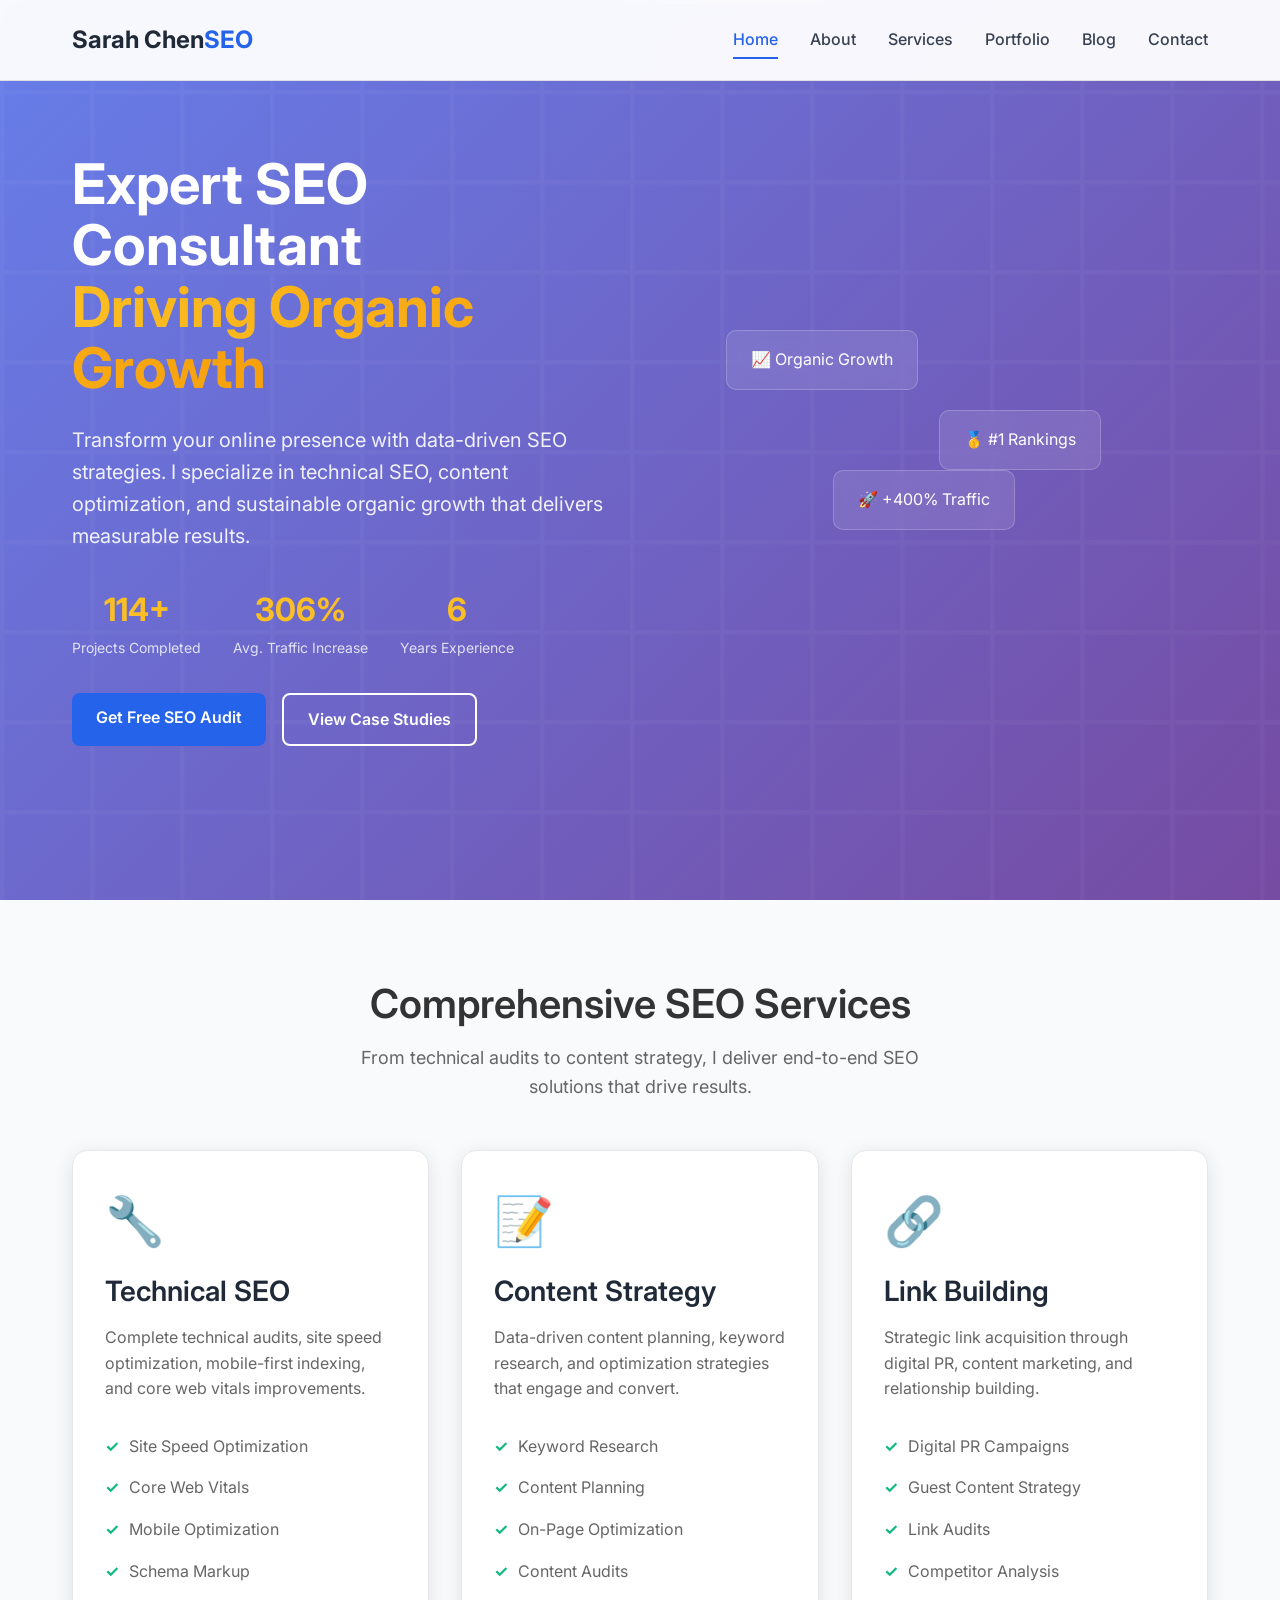
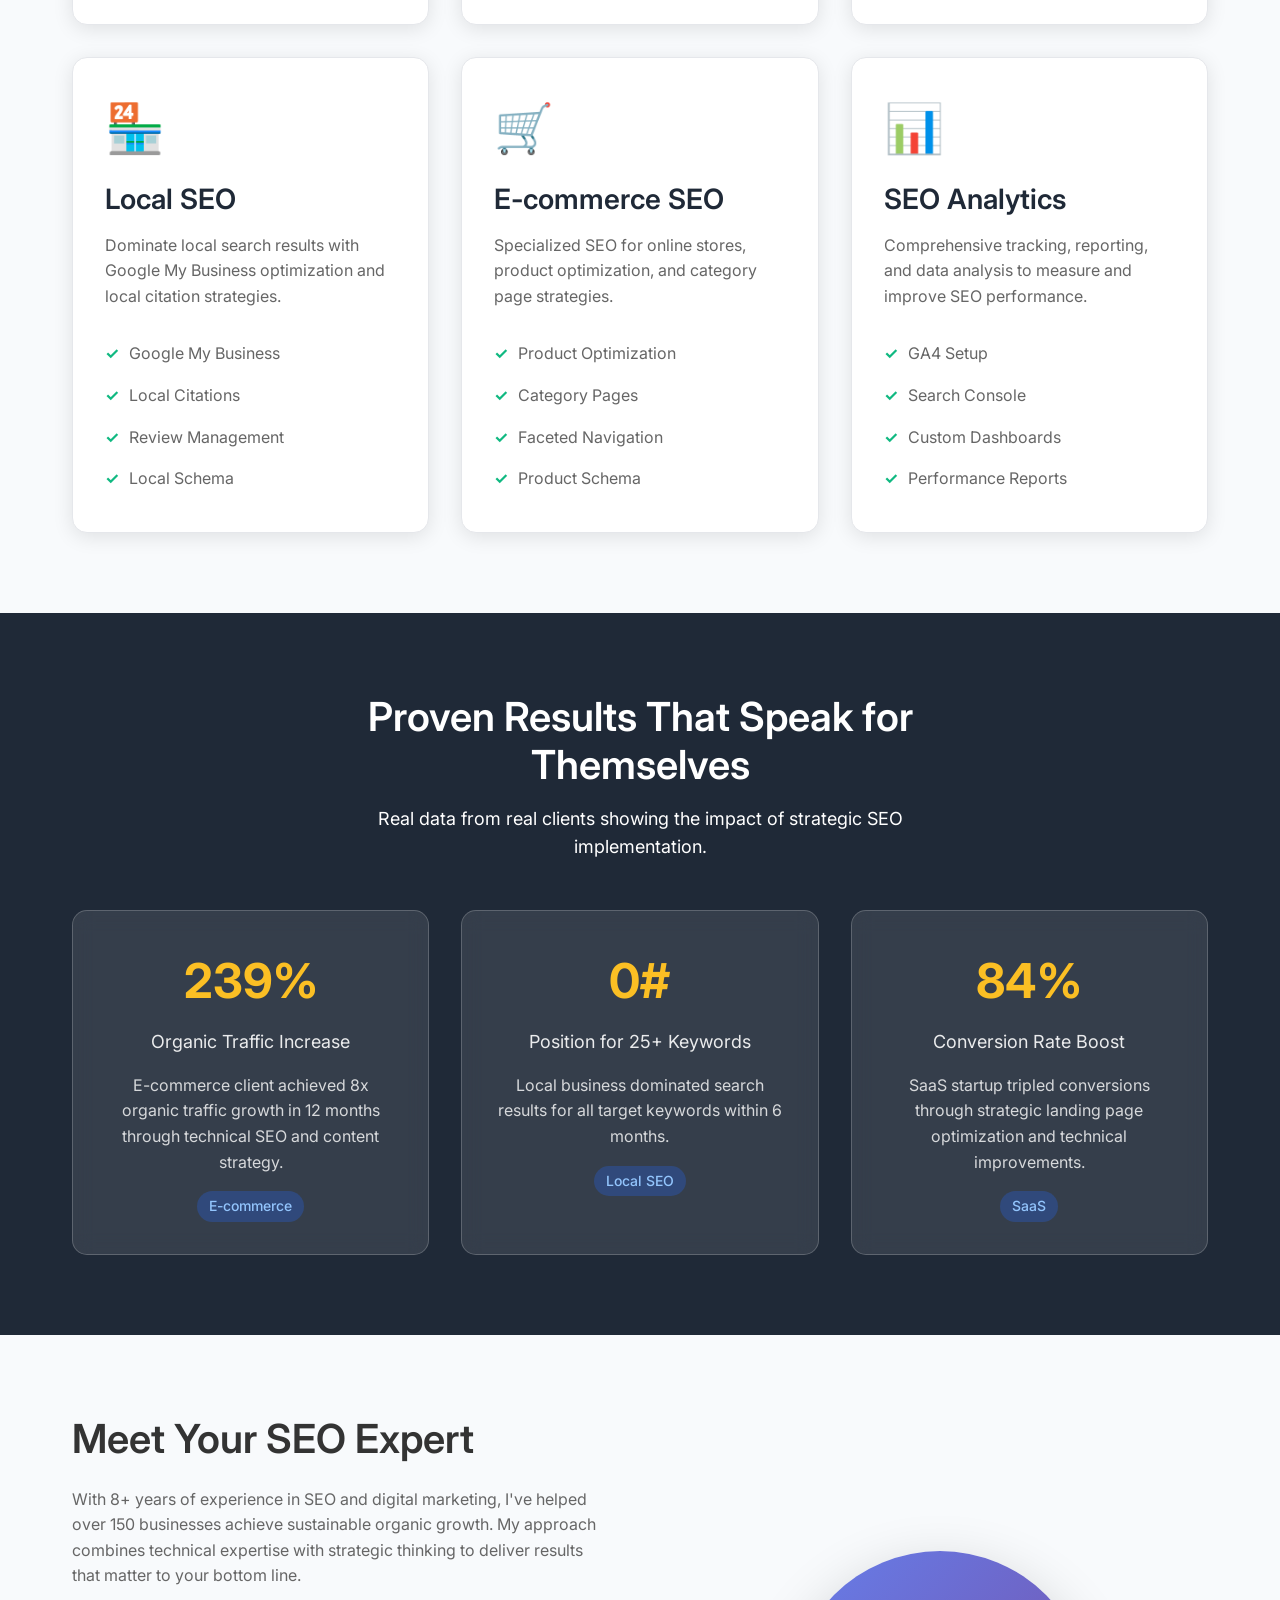
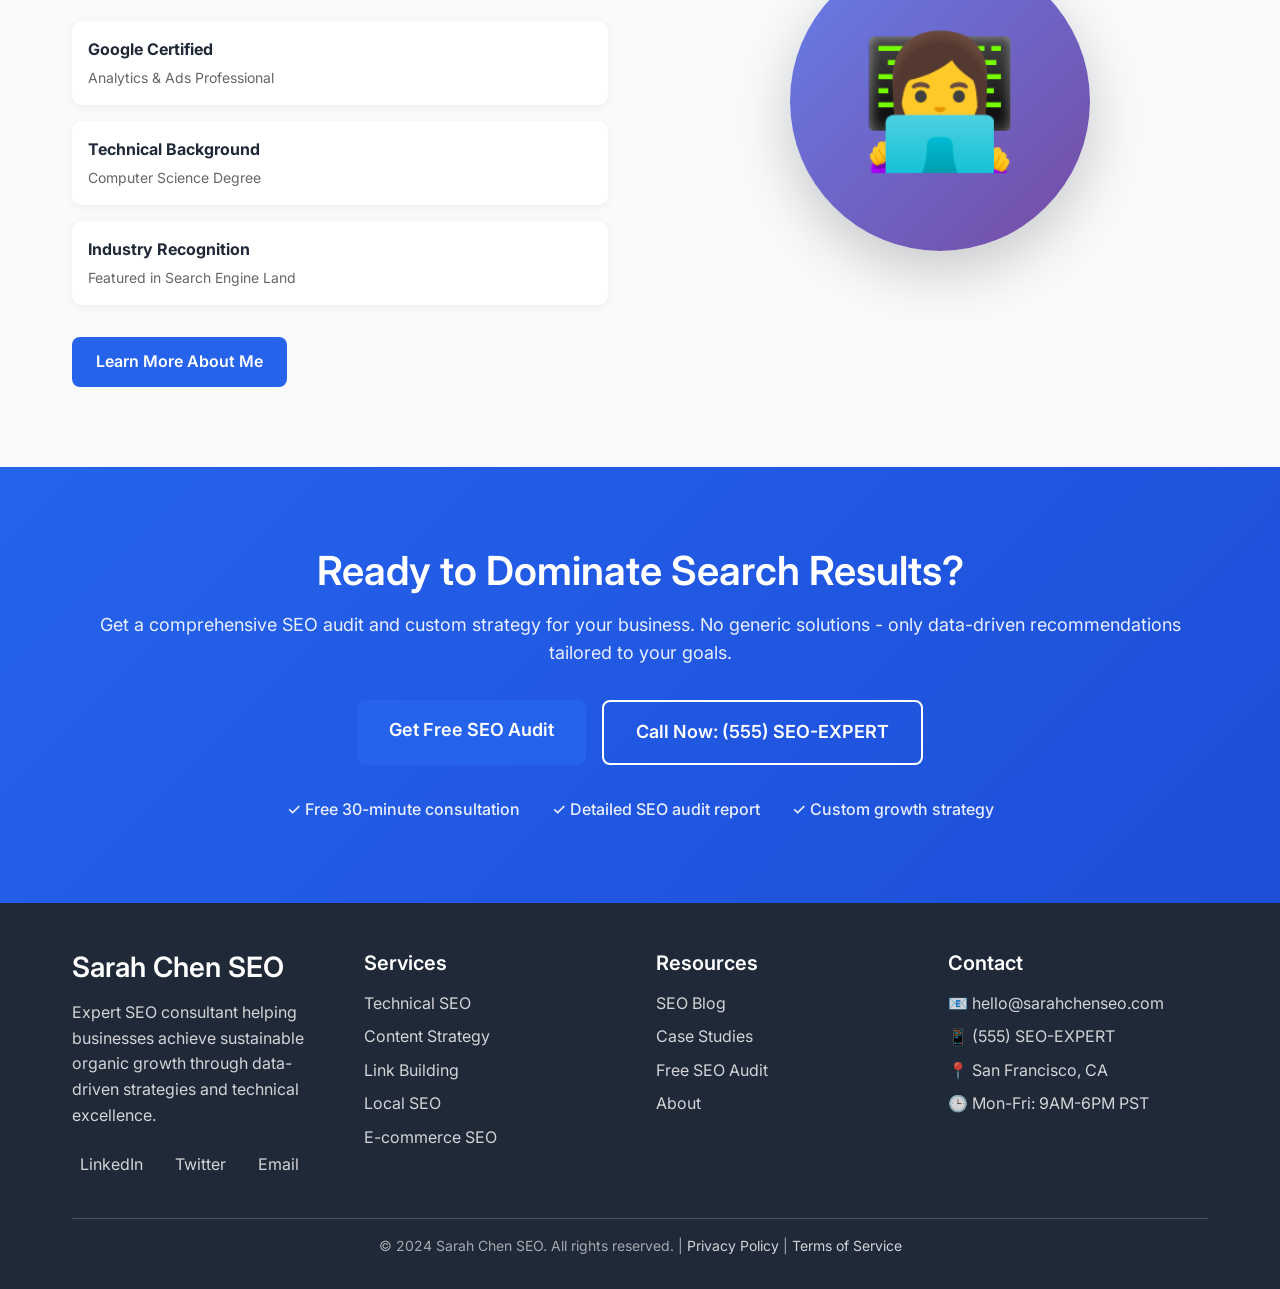
<file: index.html>
<!DOCTYPE html>
<html lang="en">
<head>
    <meta charset="UTF-8">
    <meta name="viewport" content="width=device-width, initial-scale=1.0">
    <meta name="description" content="Expert SEO consultant specializing in technical SEO, content strategy, and data-driven optimization. Helping businesses dominate search rankings and drive organic growth.">
    <meta name="keywords" content="SEO expert, SEO consultant, technical SEO, content strategy, search engine optimization, digital marketing">
    <meta name="author" content="Sarah Chen - SEO Expert">
    <meta property="og:title" content="Sarah Chen - Expert SEO Consultant & Digital Marketing Strategist">
    <meta property="og:description" content="Transform your online presence with data-driven SEO strategies. Specializing in technical SEO, content optimization, and sustainable organic growth.">
    <meta property="og:type" content="website">
    <meta property="og:url" content="https://sarahchenseo.com">
    <meta name="twitter:card" content="summary_large_image">
    <meta name="twitter:title" content="Sarah Chen - Expert SEO Consultant">
    <meta name="twitter:description" content="Expert SEO consultant helping businesses achieve sustainable organic growth through technical SEO and content strategy.">
    
    <title>Sarah Chen - Expert SEO Consultant | Technical SEO & Content Strategy</title>
    
    <link rel="stylesheet" href="css/style.css">
    <link rel="stylesheet" href="css/responsive.css">
    <link rel="preconnect" href="https://fonts.googleapis.com">
    <link rel="preconnect" href="https://fonts.gstatic.com" crossorigin>
    <link href="https://fonts.googleapis.com/css2?family=Inter:wght@300;400;500;600;700&display=swap" rel="stylesheet">
    <link rel="canonical" href="https://sarahchenseo.com">
    
    <!-- Schema markup for Person -->
    <script type="application/ld+json">
    {
        "@context": "https://schema.org",
        "@type": "Person",
        "name": "Sarah Chen",
        "jobTitle": "SEO Expert & Digital Marketing Consultant",
        "description": "Expert SEO consultant specializing in technical SEO, content strategy, and data-driven optimization",
        "url": "https://sarahchenseo.com",
        "sameAs": [
            "https://linkedin.com/in/sarahchenseo",
            "https://twitter.com/sarahchenseo"
        ],
        "knowsAbout": [
            "Search Engine Optimization",
            "Technical SEO",
            "Content Strategy",
            "Digital Marketing",
            "Google Analytics",
            "Google Search Console"
        ]
    }
    </script>
</head>
<body>
    <!-- Header Navigation -->
    <header class="header" role="banner">
        <nav class="nav-container" role="navigation" aria-label="Main navigation">
            <div class="logo">
                <a href="index.html" aria-label="Sarah Chen SEO - Home">
                    <h1>Sarah Chen<span class="logo-accent">SEO</span></h1>
                </a>
            </div>
            <ul class="nav-menu" id="nav-menu">
                <li><a href="index.html" class="nav-link active" aria-current="page">Home</a></li>
                <li><a href="about.html" class="nav-link">About</a></li>
                <li><a href="services.html" class="nav-link">Services</a></li>
                <li><a href="portfolio.html" class="nav-link">Portfolio</a></li>
                <li><a href="blog.html" class="nav-link">Blog</a></li>
                <li><a href="contact.html" class="nav-link">Contact</a></li>
            </ul>
            <button class="nav-toggle" id="nav-toggle" aria-label="Toggle navigation menu" aria-expanded="false">
                <span class="hamburger"></span>
                <span class="hamburger"></span>
                <span class="hamburger"></span>
            </button>
        </nav>
    </header>

    <!-- Hero Section -->
    <main>
        <section class="hero" role="banner">
            <div class="hero-container">
                <div class="hero-content">
                    <h1 class="hero-title">
                        Expert SEO Consultant <br>
                        <span class="hero-accent">Driving Organic Growth</span>
                    </h1>
                    <p class="hero-description">
                        Transform your online presence with data-driven SEO strategies. I specialize in technical SEO, 
                        content optimization, and sustainable organic growth that delivers measurable results.
                    </p>
                    <div class="hero-stats">
                        <div class="stat">
                            <span class="stat-number">150+</span>
                            <span class="stat-label">Projects Completed</span>
                        </div>
                        <div class="stat">
                            <span class="stat-number">400%</span>
                            <span class="stat-label">Avg. Traffic Increase</span>
                        </div>
                        <div class="stat">
                            <span class="stat-number">8</span>
                            <span class="stat-label">Years Experience</span>
                        </div>
                    </div>
                    <div class="hero-cta">
                        <a href="contact.html" class="btn btn-primary">Get Free SEO Audit</a>
                        <a href="portfolio.html" class="btn btn-secondary">View Case Studies</a>
                    </div>
                </div>
                <div class="hero-image">
                    <div class="hero-visual">
                        <div class="floating-element growth-chart">
                            <span>📈 Organic Growth</span>
                        </div>
                        <div class="floating-element ranking-badge">
                            <span>🥇 #1 Rankings</span>
                        </div>
                        <div class="floating-element traffic-indicator">
                            <span>🚀 +400% Traffic</span>
                        </div>
                    </div>
                </div>
            </div>
        </section>

        <!-- Services Overview -->
        <section class="services-overview" id="services">
            <div class="container">
                <div class="section-header">
                    <h2>Comprehensive SEO Services</h2>
                    <p>From technical audits to content strategy, I deliver end-to-end SEO solutions that drive results.</p>
                </div>
                <div class="services-grid">
                    <article class="service-card">
                        <div class="service-icon">🔧</div>
                        <h3>Technical SEO</h3>
                        <p>Complete technical audits, site speed optimization, mobile-first indexing, and core web vitals improvements.</p>
                        <ul class="service-features">
                            <li>Site Speed Optimization</li>
                            <li>Core Web Vitals</li>
                            <li>Mobile Optimization</li>
                            <li>Schema Markup</li>
                        </ul>
                    </article>
                    <article class="service-card">
                        <div class="service-icon">📝</div>
                        <h3>Content Strategy</h3>
                        <p>Data-driven content planning, keyword research, and optimization strategies that engage and convert.</p>
                        <ul class="service-features">
                            <li>Keyword Research</li>
                            <li>Content Planning</li>
                            <li>On-Page Optimization</li>
                            <li>Content Audits</li>
                        </ul>
                    </article>
                    <article class="service-card">
                        <div class="service-icon">🔗</div>
                        <h3>Link Building</h3>
                        <p>Strategic link acquisition through digital PR, content marketing, and relationship building.</p>
                        <ul class="service-features">
                            <li>Digital PR Campaigns</li>
                            <li>Guest Content Strategy</li>
                            <li>Link Audits</li>
                            <li>Competitor Analysis</li>
                        </ul>
                    </article>
                    <article class="service-card">
                        <div class="service-icon">🏪</div>
                        <h3>Local SEO</h3>
                        <p>Dominate local search results with Google My Business optimization and local citation strategies.</p>
                        <ul class="service-features">
                            <li>Google My Business</li>
                            <li>Local Citations</li>
                            <li>Review Management</li>
                            <li>Local Schema</li>
                        </ul>
                    </article>
                    <article class="service-card">
                        <div class="service-icon">🛒</div>
                        <h3>E-commerce SEO</h3>
                        <p>Specialized SEO for online stores, product optimization, and category page strategies.</p>
                        <ul class="service-features">
                            <li>Product Optimization</li>
                            <li>Category Pages</li>
                            <li>Faceted Navigation</li>
                            <li>Product Schema</li>
                        </ul>
                    </article>
                    <article class="service-card">
                        <div class="service-icon">📊</div>
                        <h3>SEO Analytics</h3>
                        <p>Comprehensive tracking, reporting, and data analysis to measure and improve SEO performance.</p>
                        <ul class="service-features">
                            <li>GA4 Setup</li>
                            <li>Search Console</li>
                            <li>Custom Dashboards</li>
                            <li>Performance Reports</li>
                        </ul>
                    </article>
                </div>
            </div>
        </section>

        <!-- Results Section -->
        <section class="results-section">
            <div class="container">
                <div class="section-header">
                    <h2>Proven Results That Speak for Themselves</h2>
                    <p>Real data from real clients showing the impact of strategic SEO implementation.</p>
                </div>
                <div class="results-grid">
                    <div class="result-card">
                        <div class="result-metric">
                            <span class="metric-number">847%</span>
                            <span class="metric-label">Organic Traffic Increase</span>
                        </div>
                        <p class="result-description">E-commerce client achieved 8x organic traffic growth in 12 months through technical SEO and content strategy.</p>
                        <span class="result-category">E-commerce</span>
                    </div>
                    <div class="result-card">
                        <div class="result-metric">
                            <span class="metric-number">#1</span>
                            <span class="metric-label">Position for 25+ Keywords</span>
                        </div>
                        <p class="result-description">Local business dominated search results for all target keywords within 6 months.</p>
                        <span class="result-category">Local SEO</span>
                    </div>
                    <div class="result-card">
                        <div class="result-metric">
                            <span class="metric-number">300%</span>
                            <span class="metric-label">Conversion Rate Boost</span>
                        </div>
                        <p class="result-description">SaaS startup tripled conversions through strategic landing page optimization and technical improvements.</p>
                        <span class="result-category">SaaS</span>
                    </div>
                </div>
            </div>
        </section>

        <!-- About Preview -->
        <section class="about-preview">
            <div class="container">
                <div class="about-content">
                    <div class="about-text">
                        <h2>Meet Your SEO Expert</h2>
                        <p>
                            With 8+ years of experience in SEO and digital marketing, I've helped over 150 businesses 
                            achieve sustainable organic growth. My approach combines technical expertise with strategic 
                            thinking to deliver results that matter to your bottom line.
                        </p>
                        <div class="expertise-highlights">
                            <div class="highlight">
                                <strong>Google Certified</strong>
                                <span>Analytics & Ads Professional</span>
                            </div>
                            <div class="highlight">
                                <strong>Technical Background</strong>
                                <span>Computer Science Degree</span>
                            </div>
                            <div class="highlight">
                                <strong>Industry Recognition</strong>
                                <span>Featured in Search Engine Land</span>
                            </div>
                        </div>
                        <a href="about.html" class="btn btn-primary">Learn More About Me</a>
                    </div>
                    <div class="about-image">
                        <div class="profile-placeholder">
                            <span>👩‍💻</span>
                        </div>
                    </div>
                </div>
            </div>
        </section>

        <!-- CTA Section -->
        <section class="cta-section">
            <div class="container">
                <div class="cta-content">
                    <h2>Ready to Dominate Search Results?</h2>
                    <p>Get a comprehensive SEO audit and custom strategy for your business. No generic solutions - only data-driven recommendations tailored to your goals.</p>
                    <div class="cta-buttons">
                        <a href="contact.html" class="btn btn-primary btn-large">Get Free SEO Audit</a>
                        <a href="tel:+1-555-SEO-EXPERT" class="btn btn-secondary btn-large">Call Now: (555) SEO-EXPERT</a>
                    </div>
                    <div class="cta-features">
                        <span>✓ Free 30-minute consultation</span>
                        <span>✓ Detailed SEO audit report</span>
                        <span>✓ Custom growth strategy</span>
                    </div>
                </div>
            </div>
        </section>
    </main>

    <!-- Footer -->
    <footer class="footer">
        <div class="container">
            <div class="footer-content">
                <div class="footer-section">
                    <h3>Sarah Chen SEO</h3>
                    <p>Expert SEO consultant helping businesses achieve sustainable organic growth through data-driven strategies and technical excellence.</p>
                    <div class="social-links">
                        <a href="https://linkedin.com/in/sarahchenseo" aria-label="LinkedIn Profile" rel="noopener" target="_blank">LinkedIn</a>
                        <a href="https://twitter.com/sarahchenseo" aria-label="Twitter Profile" rel="noopener" target="_blank">Twitter</a>
                        <a href="mailto:hello@sarahchenseo.com" aria-label="Email Contact">Email</a>
                    </div>
                </div>
                <div class="footer-section">
                    <h4>Services</h4>
                    <ul>
                        <li><a href="services.html#technical-seo">Technical SEO</a></li>
                        <li><a href="services.html#content-strategy">Content Strategy</a></li>
                        <li><a href="services.html#link-building">Link Building</a></li>
                        <li><a href="services.html#local-seo">Local SEO</a></li>
                        <li><a href="services.html#ecommerce-seo">E-commerce SEO</a></li>
                    </ul>
                </div>
                <div class="footer-section">
                    <h4>Resources</h4>
                    <ul>
                        <li><a href="blog.html">SEO Blog</a></li>
                        <li><a href="portfolio.html">Case Studies</a></li>
                        <li><a href="contact.html">Free SEO Audit</a></li>
                        <li><a href="about.html">About</a></li>
                    </ul>
                </div>
                <div class="footer-section">
                    <h4>Contact</h4>
                    <div class="contact-info">
                        <p>📧 hello@sarahchenseo.com</p>
                        <p>📱 (555) SEO-EXPERT</p>
                        <p>📍 San Francisco, CA</p>
                        <p>🕒 Mon-Fri: 9AM-6PM PST</p>
                    </div>
                </div>
            </div>
            <div class="footer-bottom">
                <p>&copy; 2024 Sarah Chen SEO. All rights reserved. | <a href="privacy.html">Privacy Policy</a> | <a href="terms.html">Terms of Service</a></p>
            </div>
        </div>
    </footer>

    <script src="js/main.js"></script>
</body>
</html>
</file>
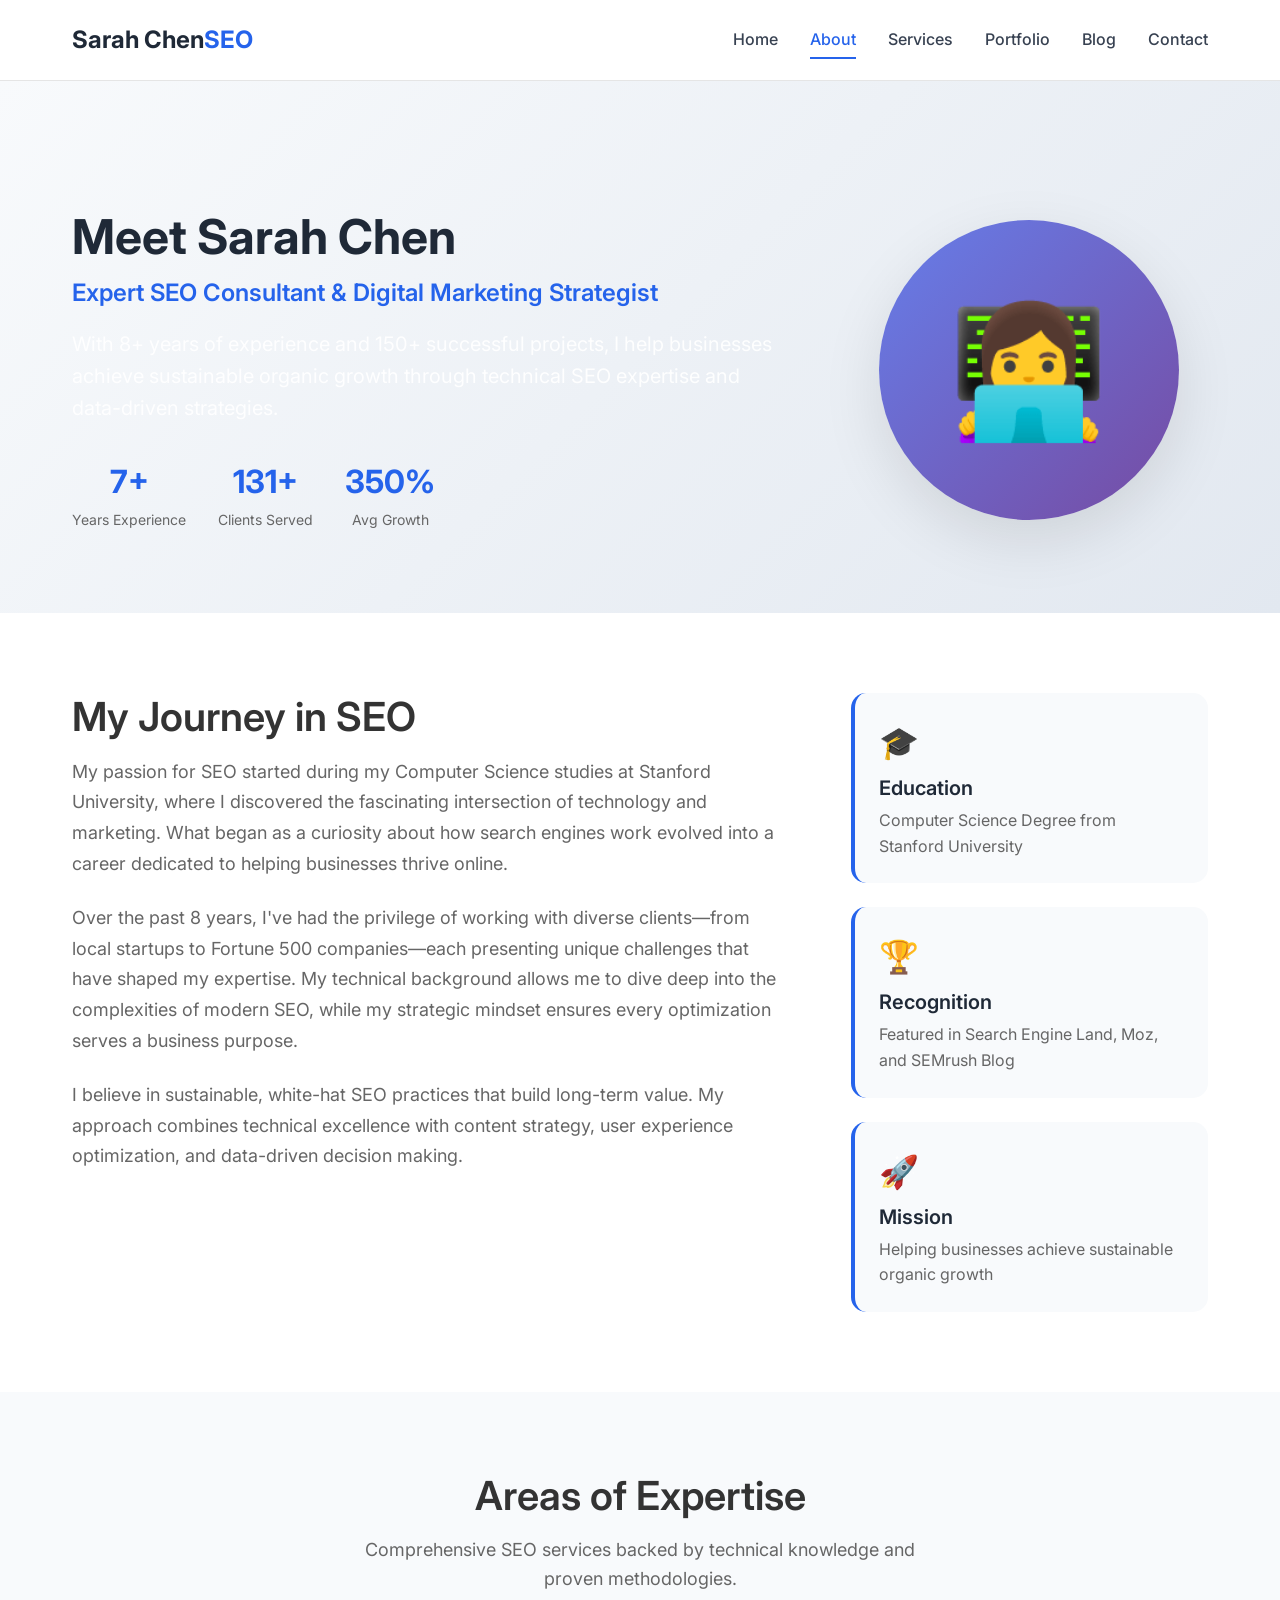
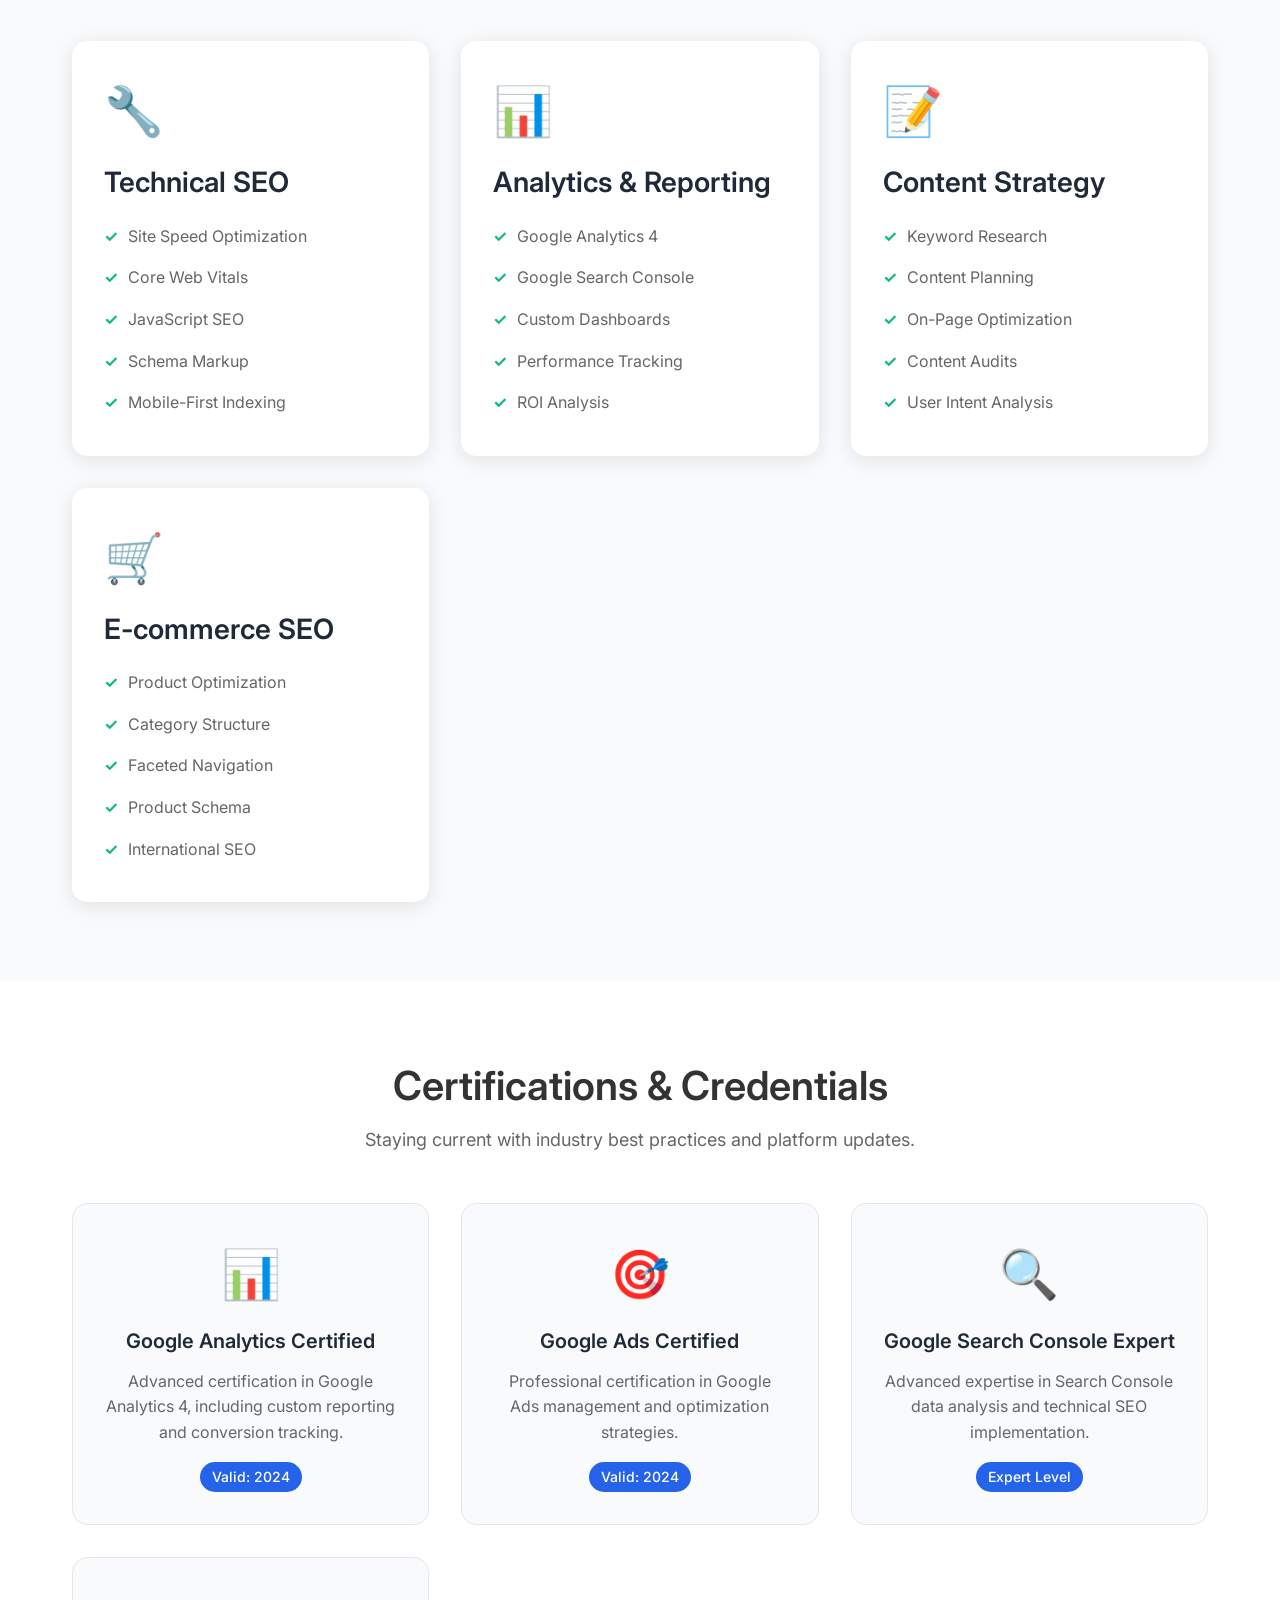
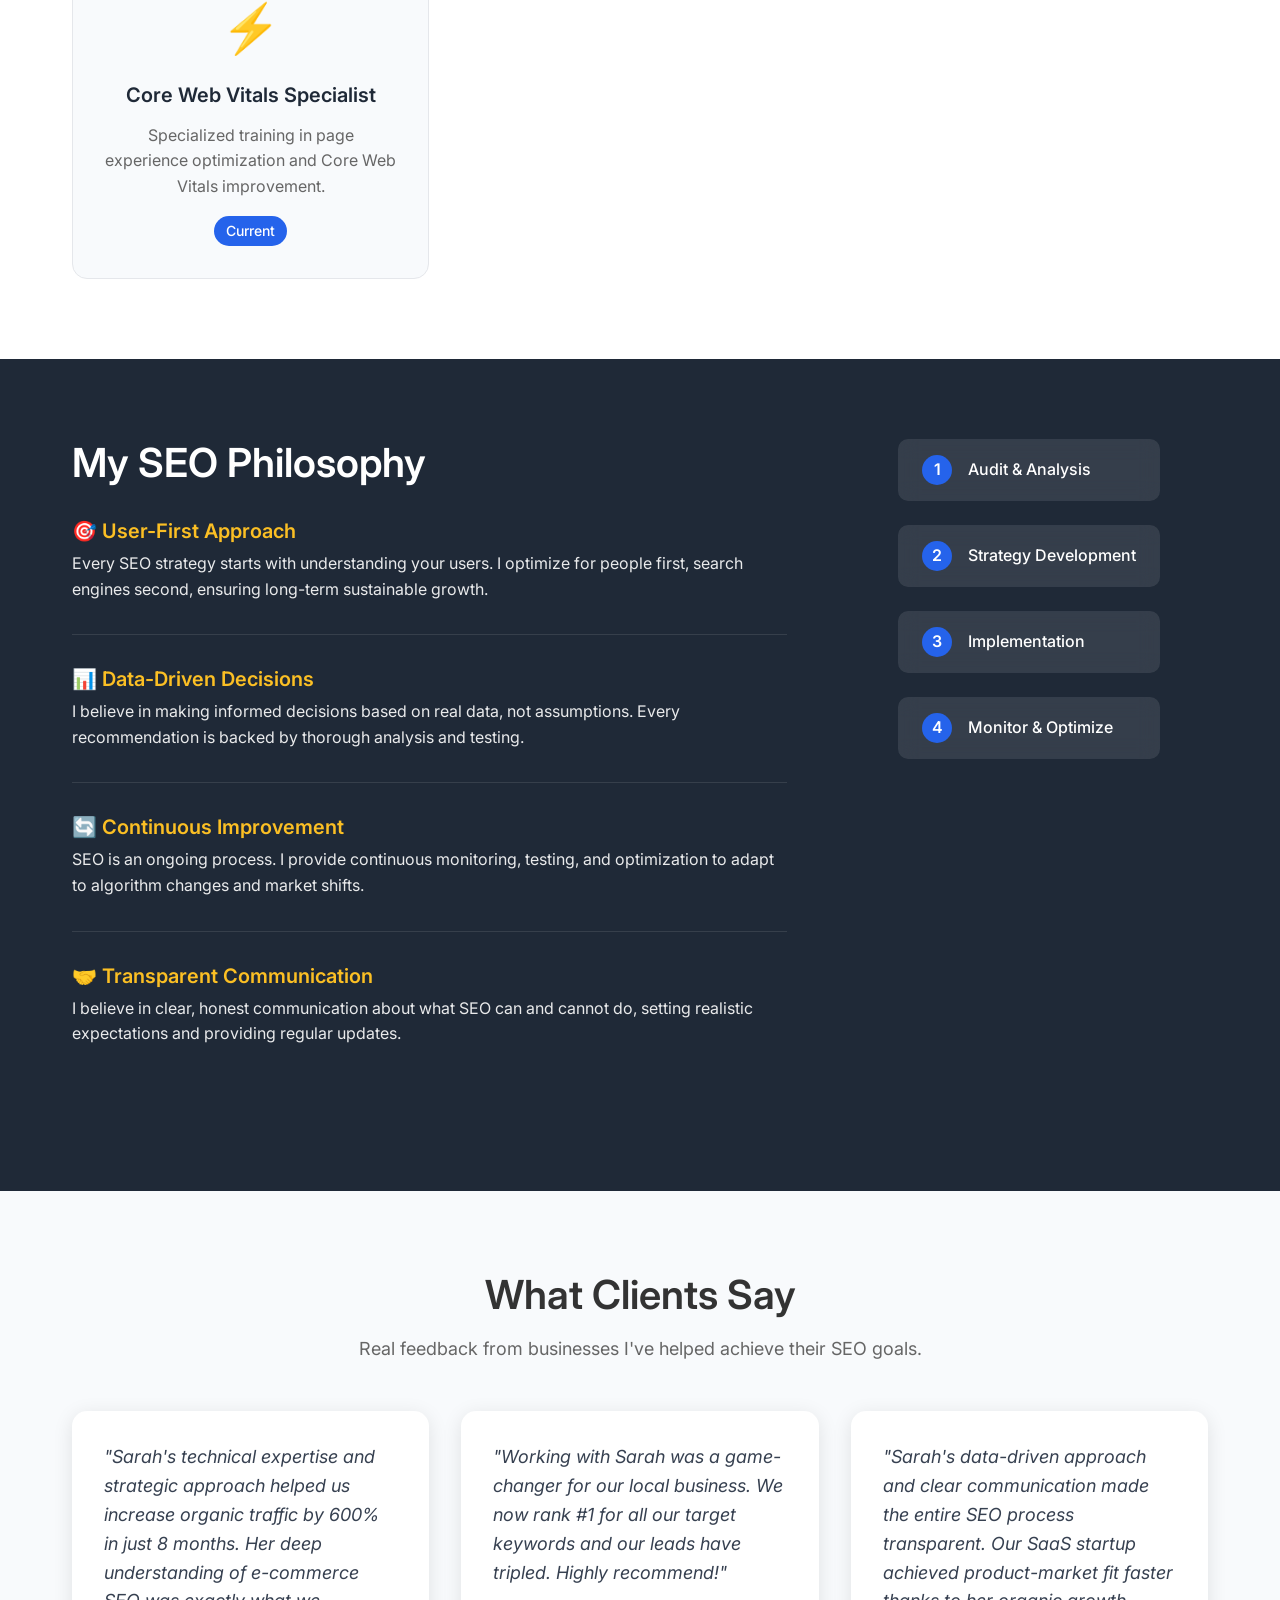
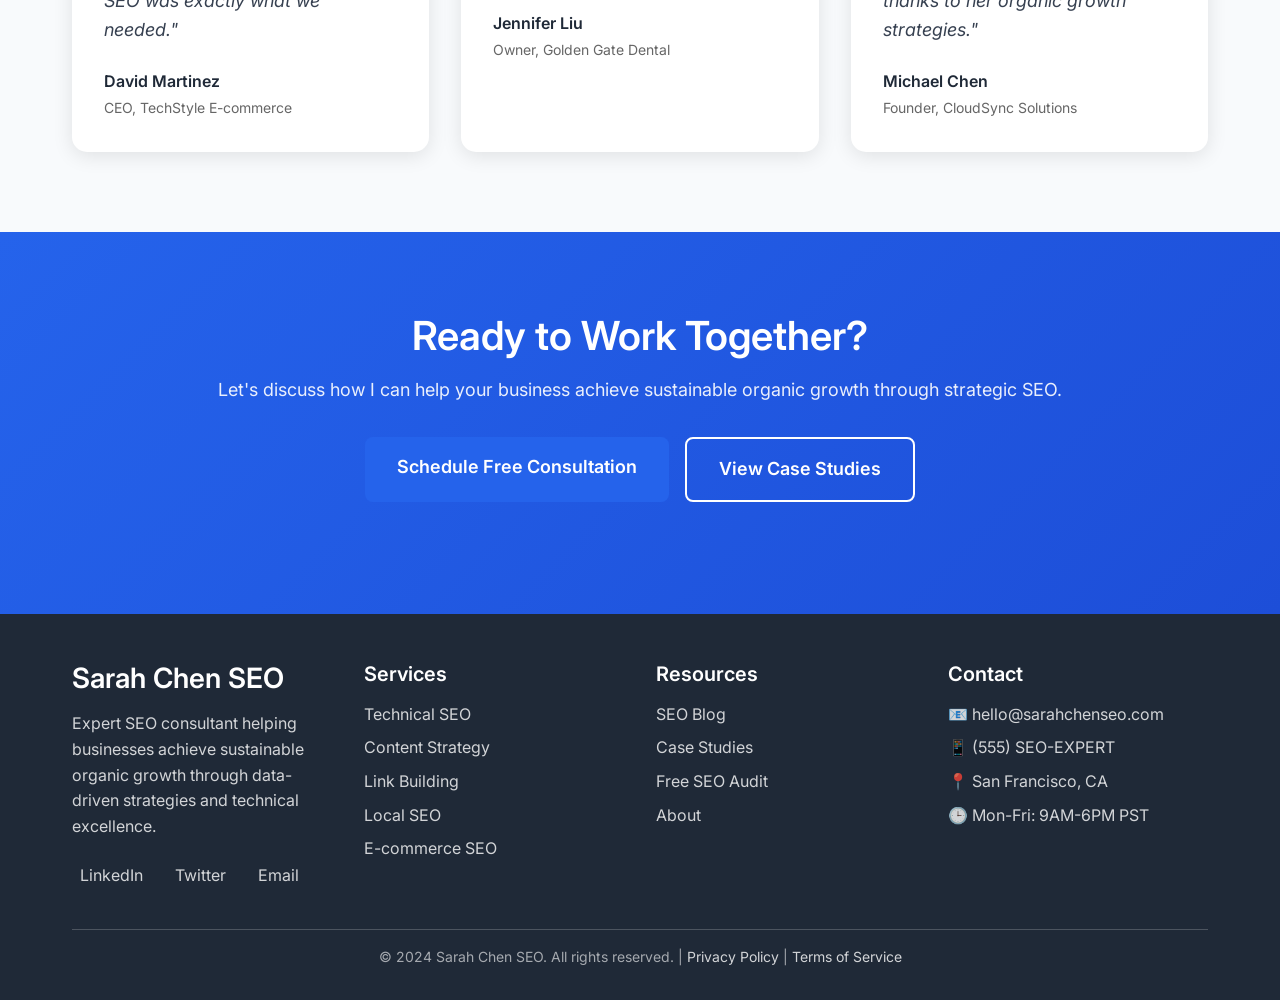
<file: about.html>
<!DOCTYPE html>
<html lang="en">
<head>
    <meta charset="UTF-8">
    <meta name="viewport" content="width=device-width, initial-scale=1.0">
    <meta name="description" content="Learn about Sarah Chen, expert SEO consultant with 8+ years of experience helping businesses achieve sustainable organic growth through technical SEO and content strategy.">
    <meta name="keywords" content="SEO expert biography, SEO consultant background, technical SEO specialist, content strategy expert">
    <meta name="author" content="Sarah Chen - SEO Expert">
    <meta property="og:title" content="About Sarah Chen - Expert SEO Consultant & Digital Marketing Strategist">
    <meta property="og:description" content="Meet Sarah Chen, an experienced SEO consultant specializing in technical SEO, content strategy, and data-driven optimization with proven results for 150+ clients.">
    <meta property="og:type" content="website">
    <meta property="og:url" content="https://sarahchenseo.com/about">
    <meta name="twitter:card" content="summary_large_image">
    <meta name="twitter:title" content="About Sarah Chen - Expert SEO Consultant">
    <meta name="twitter:description" content="Experienced SEO consultant with 8+ years helping businesses achieve sustainable organic growth.">
    
    <title>About Sarah Chen - Expert SEO Consultant | Background & Experience</title>
    
    <link rel="stylesheet" href="css/style.css">
    <link rel="stylesheet" href="css/responsive.css">
    <link rel="preconnect" href="https://fonts.googleapis.com">
    <link rel="preconnect" href="https://fonts.gstatic.com" crossorigin>
    <link href="https://fonts.googleapis.com/css2?family=Inter:wght@300;400;500;600;700&display=swap" rel="stylesheet">
    <link rel="canonical" href="https://sarahchenseo.com/about">
    
    <!-- Schema markup for Person -->
    <script type="application/ld+json">
    {
        "@context": "https://schema.org",
        "@type": "Person",
        "name": "Sarah Chen",
        "jobTitle": "SEO Expert & Digital Marketing Consultant",
        "description": "Expert SEO consultant with 8+ years of experience specializing in technical SEO, content strategy, and data-driven optimization",
        "url": "https://sarahchenseo.com",
        "sameAs": [
            "https://linkedin.com/in/sarahchenseo",
            "https://twitter.com/sarahchenseo"
        ],
        "alumniOf": {
            "@type": "EducationalOrganization",
            "name": "Stanford University"
        },
        "hasCredential": [
            {
                "@type": "EducationalOccupationalCredential",
                "name": "Google Analytics Certified",
                "credentialCategory": "certification"
            },
            {
                "@type": "EducationalOccupationalCredential",
                "name": "Google Ads Certified",
                "credentialCategory": "certification"
            }
        ],
        "knowsAbout": [
            "Search Engine Optimization",
            "Technical SEO",
            "Content Strategy",
            "Digital Marketing",
            "Google Analytics",
            "Google Search Console",
            "JavaScript SEO",
            "E-commerce SEO"
        ]
    }
    </script>
</head>
<body>
    <!-- Header Navigation -->
    <header class="header" role="banner">
        <nav class="nav-container" role="navigation" aria-label="Main navigation">
            <div class="logo">
                <a href="index.html" aria-label="Sarah Chen SEO - Home">
                    <h1>Sarah Chen<span class="logo-accent">SEO</span></h1>
                </a>
            </div>
            <ul class="nav-menu" id="nav-menu">
                <li><a href="index.html" class="nav-link">Home</a></li>
                <li><a href="about.html" class="nav-link active" aria-current="page">About</a></li>
                <li><a href="services.html" class="nav-link">Services</a></li>
                <li><a href="portfolio.html" class="nav-link">Portfolio</a></li>
                <li><a href="blog.html" class="nav-link">Blog</a></li>
                <li><a href="contact.html" class="nav-link">Contact</a></li>
            </ul>
            <button class="nav-toggle" id="nav-toggle" aria-label="Toggle navigation menu" aria-expanded="false">
                <span class="hamburger"></span>
                <span class="hamburger"></span>
                <span class="hamburger"></span>
            </button>
        </nav>
    </header>

    <main>
        <!-- Hero Section -->
        <section class="about-hero">
            <div class="container">
                <div class="about-hero-content">
                    <div class="about-hero-text">
                        <h1>Meet Sarah Chen</h1>
                        <p class="hero-subtitle">Expert SEO Consultant & Digital Marketing Strategist</p>
                        <p class="hero-description">
                            With 8+ years of experience and 150+ successful projects, I help businesses achieve 
                            sustainable organic growth through technical SEO expertise and data-driven strategies.
                        </p>
                        <div class="quick-stats">
                            <div class="quick-stat">
                                <span class="stat-number">8+</span>
                                <span class="stat-label">Years Experience</span>
                            </div>
                            <div class="quick-stat">
                                <span class="stat-number">150+</span>
                                <span class="stat-label">Clients Served</span>
                            </div>
                            <div class="quick-stat">
                                <span class="stat-number">400%</span>
                                <span class="stat-label">Avg Growth</span>
                            </div>
                        </div>
                    </div>
                    <div class="about-hero-image">
                        <div class="profile-photo">
                            <span>👩‍💻</span>
                        </div>
                    </div>
                </div>
            </div>
        </section>

        <!-- Personal Story -->
        <section class="personal-story">
            <div class="container">
                <div class="story-content">
                    <div class="story-text">
                        <h2>My Journey in SEO</h2>
                        <p>
                            My passion for SEO started during my Computer Science studies at Stanford University, where I discovered 
                            the fascinating intersection of technology and marketing. What began as a curiosity about how search 
                            engines work evolved into a career dedicated to helping businesses thrive online.
                        </p>
                        <p>
                            Over the past 8 years, I've had the privilege of working with diverse clients—from local startups to 
                            Fortune 500 companies—each presenting unique challenges that have shaped my expertise. My technical 
                            background allows me to dive deep into the complexities of modern SEO, while my strategic mindset 
                            ensures every optimization serves a business purpose.
                        </p>
                        <p>
                            I believe in sustainable, white-hat SEO practices that build long-term value. My approach combines 
                            technical excellence with content strategy, user experience optimization, and data-driven decision making.
                        </p>
                    </div>
                    <div class="story-highlights">
                        <div class="highlight-card">
                            <div class="highlight-icon">🎓</div>
                            <h4>Education</h4>
                            <p>Computer Science Degree from Stanford University</p>
                        </div>
                        <div class="highlight-card">
                            <div class="highlight-icon">🏆</div>
                            <h4>Recognition</h4>
                            <p>Featured in Search Engine Land, Moz, and SEMrush Blog</p>
                        </div>
                        <div class="highlight-card">
                            <div class="highlight-icon">🚀</div>
                            <h4>Mission</h4>
                            <p>Helping businesses achieve sustainable organic growth</p>
                        </div>
                    </div>
                </div>
            </div>
        </section>

        <!-- Expertise Areas -->
        <section class="expertise-areas">
            <div class="container">
                <div class="section-header">
                    <h2>Areas of Expertise</h2>
                    <p>Comprehensive SEO services backed by technical knowledge and proven methodologies.</p>
                </div>
                <div class="expertise-grid">
                    <div class="expertise-item">
                        <div class="expertise-icon">🔧</div>
                        <h3>Technical SEO</h3>
                        <ul>
                            <li>Site Speed Optimization</li>
                            <li>Core Web Vitals</li>
                            <li>JavaScript SEO</li>
                            <li>Schema Markup</li>
                            <li>Mobile-First Indexing</li>
                        </ul>
                    </div>
                    <div class="expertise-item">
                        <div class="expertise-icon">📊</div>
                        <h3>Analytics & Reporting</h3>
                        <ul>
                            <li>Google Analytics 4</li>
                            <li>Google Search Console</li>
                            <li>Custom Dashboards</li>
                            <li>Performance Tracking</li>
                            <li>ROI Analysis</li>
                        </ul>
                    </div>
                    <div class="expertise-item">
                        <div class="expertise-icon">📝</div>
                        <h3>Content Strategy</h3>
                        <ul>
                            <li>Keyword Research</li>
                            <li>Content Planning</li>
                            <li>On-Page Optimization</li>
                            <li>Content Audits</li>
                            <li>User Intent Analysis</li>
                        </ul>
                    </div>
                    <div class="expertise-item">
                        <div class="expertise-icon">🛒</div>
                        <h3>E-commerce SEO</h3>
                        <ul>
                            <li>Product Optimization</li>
                            <li>Category Structure</li>
                            <li>Faceted Navigation</li>
                            <li>Product Schema</li>
                            <li>International SEO</li>
                        </ul>
                    </div>
                </div>
            </div>
        </section>

        <!-- Certifications & Credentials -->
        <section class="certifications">
            <div class="container">
                <div class="section-header">
                    <h2>Certifications & Credentials</h2>
                    <p>Staying current with industry best practices and platform updates.</p>
                </div>
                <div class="certifications-grid">
                    <div class="cert-card">
                        <div class="cert-logo">📊</div>
                        <h4>Google Analytics Certified</h4>
                        <p>Advanced certification in Google Analytics 4, including custom reporting and conversion tracking.</p>
                        <span class="cert-date">Valid: 2024</span>
                    </div>
                    <div class="cert-card">
                        <div class="cert-logo">🎯</div>
                        <h4>Google Ads Certified</h4>
                        <p>Professional certification in Google Ads management and optimization strategies.</p>
                        <span class="cert-date">Valid: 2024</span>
                    </div>
                    <div class="cert-card">
                        <div class="cert-logo">🔍</div>
                        <h4>Google Search Console Expert</h4>
                        <p>Advanced expertise in Search Console data analysis and technical SEO implementation.</p>
                        <span class="cert-date">Expert Level</span>
                    </div>
                    <div class="cert-card">
                        <div class="cert-logo">⚡</div>
                        <h4>Core Web Vitals Specialist</h4>
                        <p>Specialized training in page experience optimization and Core Web Vitals improvement.</p>
                        <span class="cert-date">Current</span>
                    </div>
                </div>
            </div>
        </section>

        <!-- Philosophy & Approach -->
        <section class="philosophy">
            <div class="container">
                <div class="philosophy-content">
                    <div class="philosophy-text">
                        <h2>My SEO Philosophy</h2>
                        <div class="philosophy-principle">
                            <h4>🎯 User-First Approach</h4>
                            <p>Every SEO strategy starts with understanding your users. I optimize for people first, search engines second, ensuring long-term sustainable growth.</p>
                        </div>
                        <div class="philosophy-principle">
                            <h4>📊 Data-Driven Decisions</h4>
                            <p>I believe in making informed decisions based on real data, not assumptions. Every recommendation is backed by thorough analysis and testing.</p>
                        </div>
                        <div class="philosophy-principle">
                            <h4>🔄 Continuous Improvement</h4>
                            <p>SEO is an ongoing process. I provide continuous monitoring, testing, and optimization to adapt to algorithm changes and market shifts.</p>
                        </div>
                        <div class="philosophy-principle">
                            <h4>🤝 Transparent Communication</h4>
                            <p>I believe in clear, honest communication about what SEO can and cannot do, setting realistic expectations and providing regular updates.</p>
                        </div>
                    </div>
                    <div class="methodology-visual">
                        <div class="methodology-steps">
                            <div class="method-step">
                                <span class="step-number">1</span>
                                <span class="step-title">Audit & Analysis</span>
                            </div>
                            <div class="method-step">
                                <span class="step-number">2</span>
                                <span class="step-title">Strategy Development</span>
                            </div>
                            <div class="method-step">
                                <span class="step-number">3</span>
                                <span class="step-title">Implementation</span>
                            </div>
                            <div class="method-step">
                                <span class="step-number">4</span>
                                <span class="step-title">Monitor & Optimize</span>
                            </div>
                        </div>
                    </div>
                </div>
            </div>
        </section>

        <!-- Client Success Stories -->
        <section class="client-stories">
            <div class="container">
                <div class="section-header">
                    <h2>What Clients Say</h2>
                    <p>Real feedback from businesses I've helped achieve their SEO goals.</p>
                </div>
                <div class="testimonials-grid">
                    <div class="testimonial-card">
                        <div class="testimonial-content">
                            <p>"Sarah's technical expertise and strategic approach helped us increase organic traffic by 600% in just 8 months. Her deep understanding of e-commerce SEO was exactly what we needed."</p>
                        </div>
                        <div class="testimonial-author">
                            <div class="author-info">
                                <strong>David Martinez</strong>
                                <span>CEO, TechStyle E-commerce</span>
                            </div>
                        </div>
                    </div>
                    <div class="testimonial-card">
                        <div class="testimonial-content">
                            <p>"Working with Sarah was a game-changer for our local business. We now rank #1 for all our target keywords and our leads have tripled. Highly recommend!"</p>
                        </div>
                        <div class="testimonial-author">
                            <div class="author-info">
                                <strong>Jennifer Liu</strong>
                                <span>Owner, Golden Gate Dental</span>
                            </div>
                        </div>
                    </div>
                    <div class="testimonial-card">
                        <div class="testimonial-content">
                            <p>"Sarah's data-driven approach and clear communication made the entire SEO process transparent. Our SaaS startup achieved product-market fit faster thanks to her organic growth strategies."</p>
                        </div>
                        <div class="testimonial-author">
                            <div class="author-info">
                                <strong>Michael Chen</strong>
                                <span>Founder, CloudSync Solutions</span>
                            </div>
                        </div>
                    </div>
                </div>
            </div>
        </section>

        <!-- CTA Section -->
        <section class="cta-section">
            <div class="container">
                <div class="cta-content">
                    <h2>Ready to Work Together?</h2>
                    <p>Let's discuss how I can help your business achieve sustainable organic growth through strategic SEO.</p>
                    <div class="cta-buttons">
                        <a href="contact.html" class="btn btn-primary btn-large">Schedule Free Consultation</a>
                        <a href="portfolio.html" class="btn btn-secondary btn-large">View Case Studies</a>
                    </div>
                </div>
            </div>
        </section>
    </main>

    <!-- Footer -->
    <footer class="footer">
        <div class="container">
            <div class="footer-content">
                <div class="footer-section">
                    <h3>Sarah Chen SEO</h3>
                    <p>Expert SEO consultant helping businesses achieve sustainable organic growth through data-driven strategies and technical excellence.</p>
                    <div class="social-links">
                        <a href="https://linkedin.com/in/sarahchenseo" aria-label="LinkedIn Profile" rel="noopener" target="_blank">LinkedIn</a>
                        <a href="https://twitter.com/sarahchenseo" aria-label="Twitter Profile" rel="noopener" target="_blank">Twitter</a>
                        <a href="mailto:hello@sarahchenseo.com" aria-label="Email Contact">Email</a>
                    </div>
                </div>
                <div class="footer-section">
                    <h4>Services</h4>
                    <ul>
                        <li><a href="services.html#technical-seo">Technical SEO</a></li>
                        <li><a href="services.html#content-strategy">Content Strategy</a></li>
                        <li><a href="services.html#link-building">Link Building</a></li>
                        <li><a href="services.html#local-seo">Local SEO</a></li>
                        <li><a href="services.html#ecommerce-seo">E-commerce SEO</a></li>
                    </ul>
                </div>
                <div class="footer-section">
                    <h4>Resources</h4>
                    <ul>
                        <li><a href="blog.html">SEO Blog</a></li>
                        <li><a href="portfolio.html">Case Studies</a></li>
                        <li><a href="contact.html">Free SEO Audit</a></li>
                        <li><a href="about.html">About</a></li>
                    </ul>
                </div>
                <div class="footer-section">
                    <h4>Contact</h4>
                    <div class="contact-info">
                        <p>📧 hello@sarahchenseo.com</p>
                        <p>📱 (555) SEO-EXPERT</p>
                        <p>📍 San Francisco, CA</p>
                        <p>🕒 Mon-Fri: 9AM-6PM PST</p>
                    </div>
                </div>
            </div>
            <div class="footer-bottom">
                <p>&copy; 2024 Sarah Chen SEO. All rights reserved. | <a href="privacy.html">Privacy Policy</a> | <a href="terms.html">Terms of Service</a></p>
            </div>
        </div>
    </footer>

    <script src="js/main.js"></script>
</body>
</html>
</file>
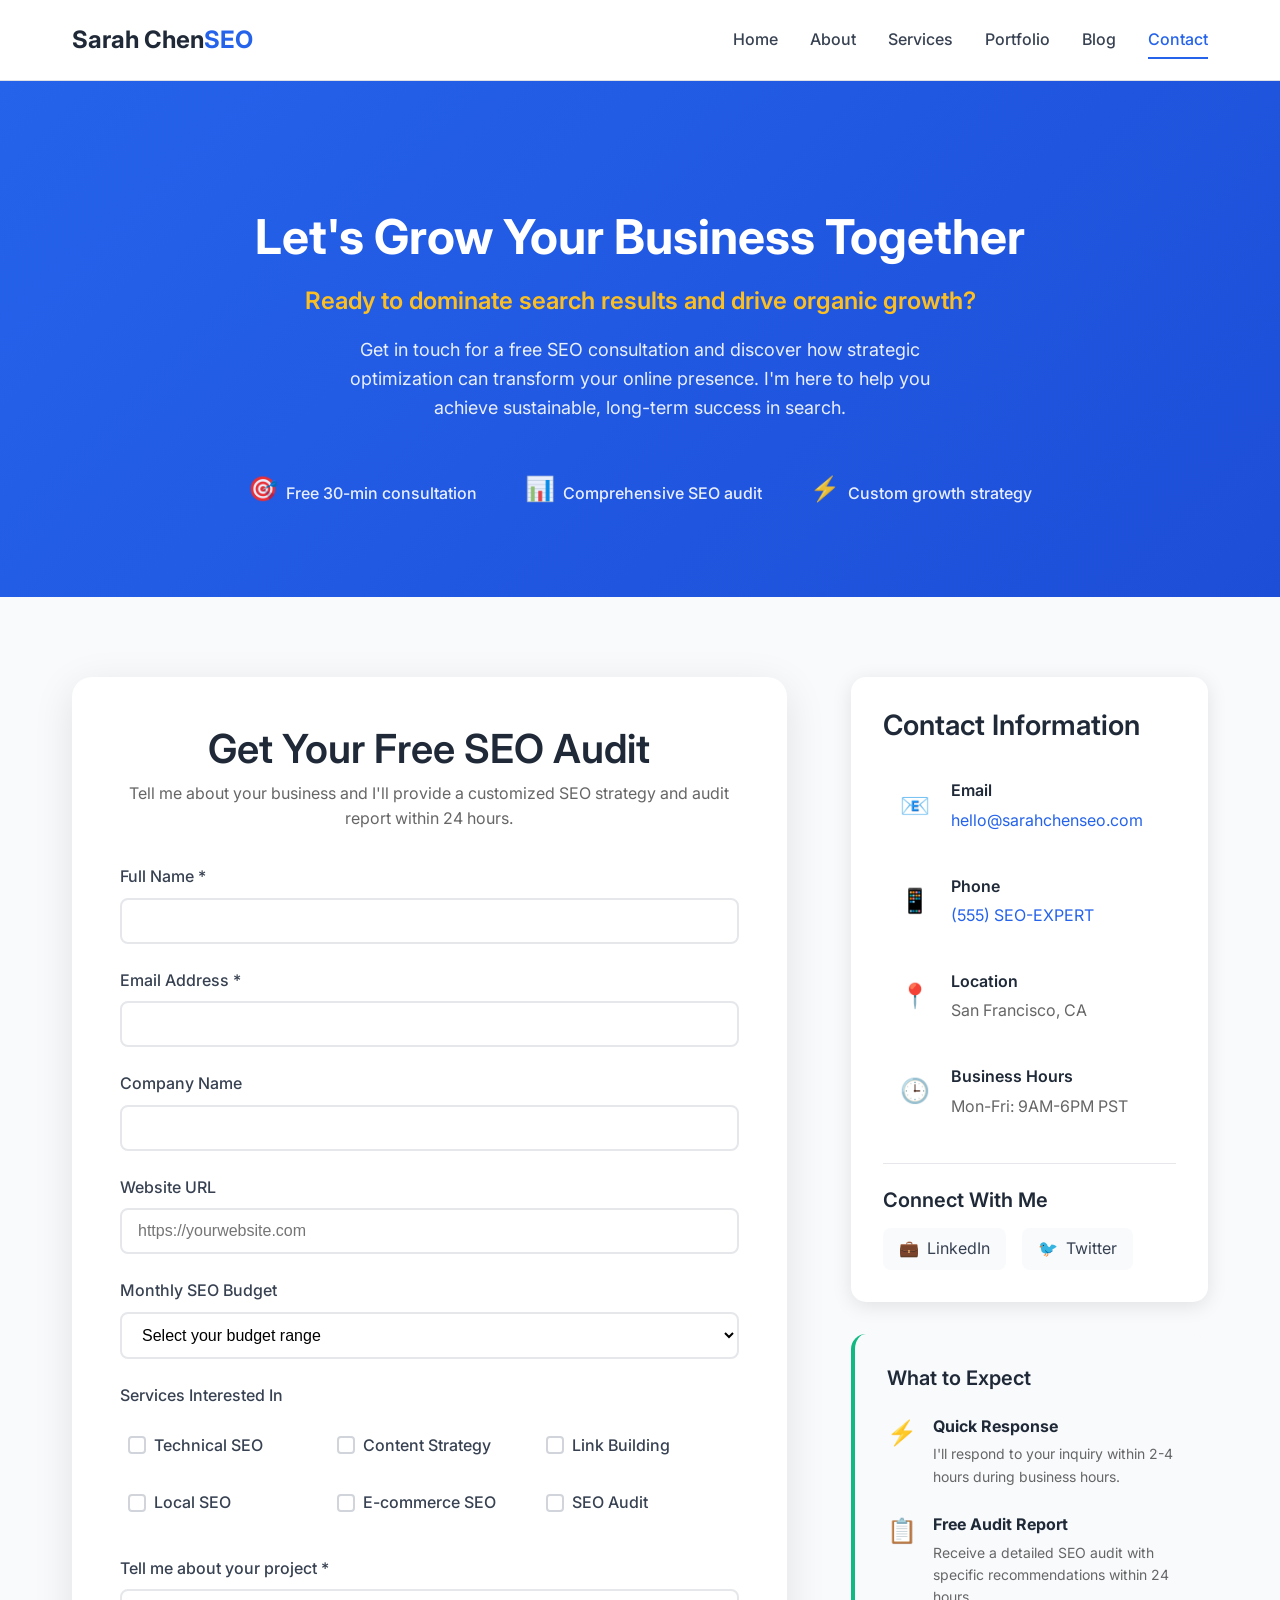
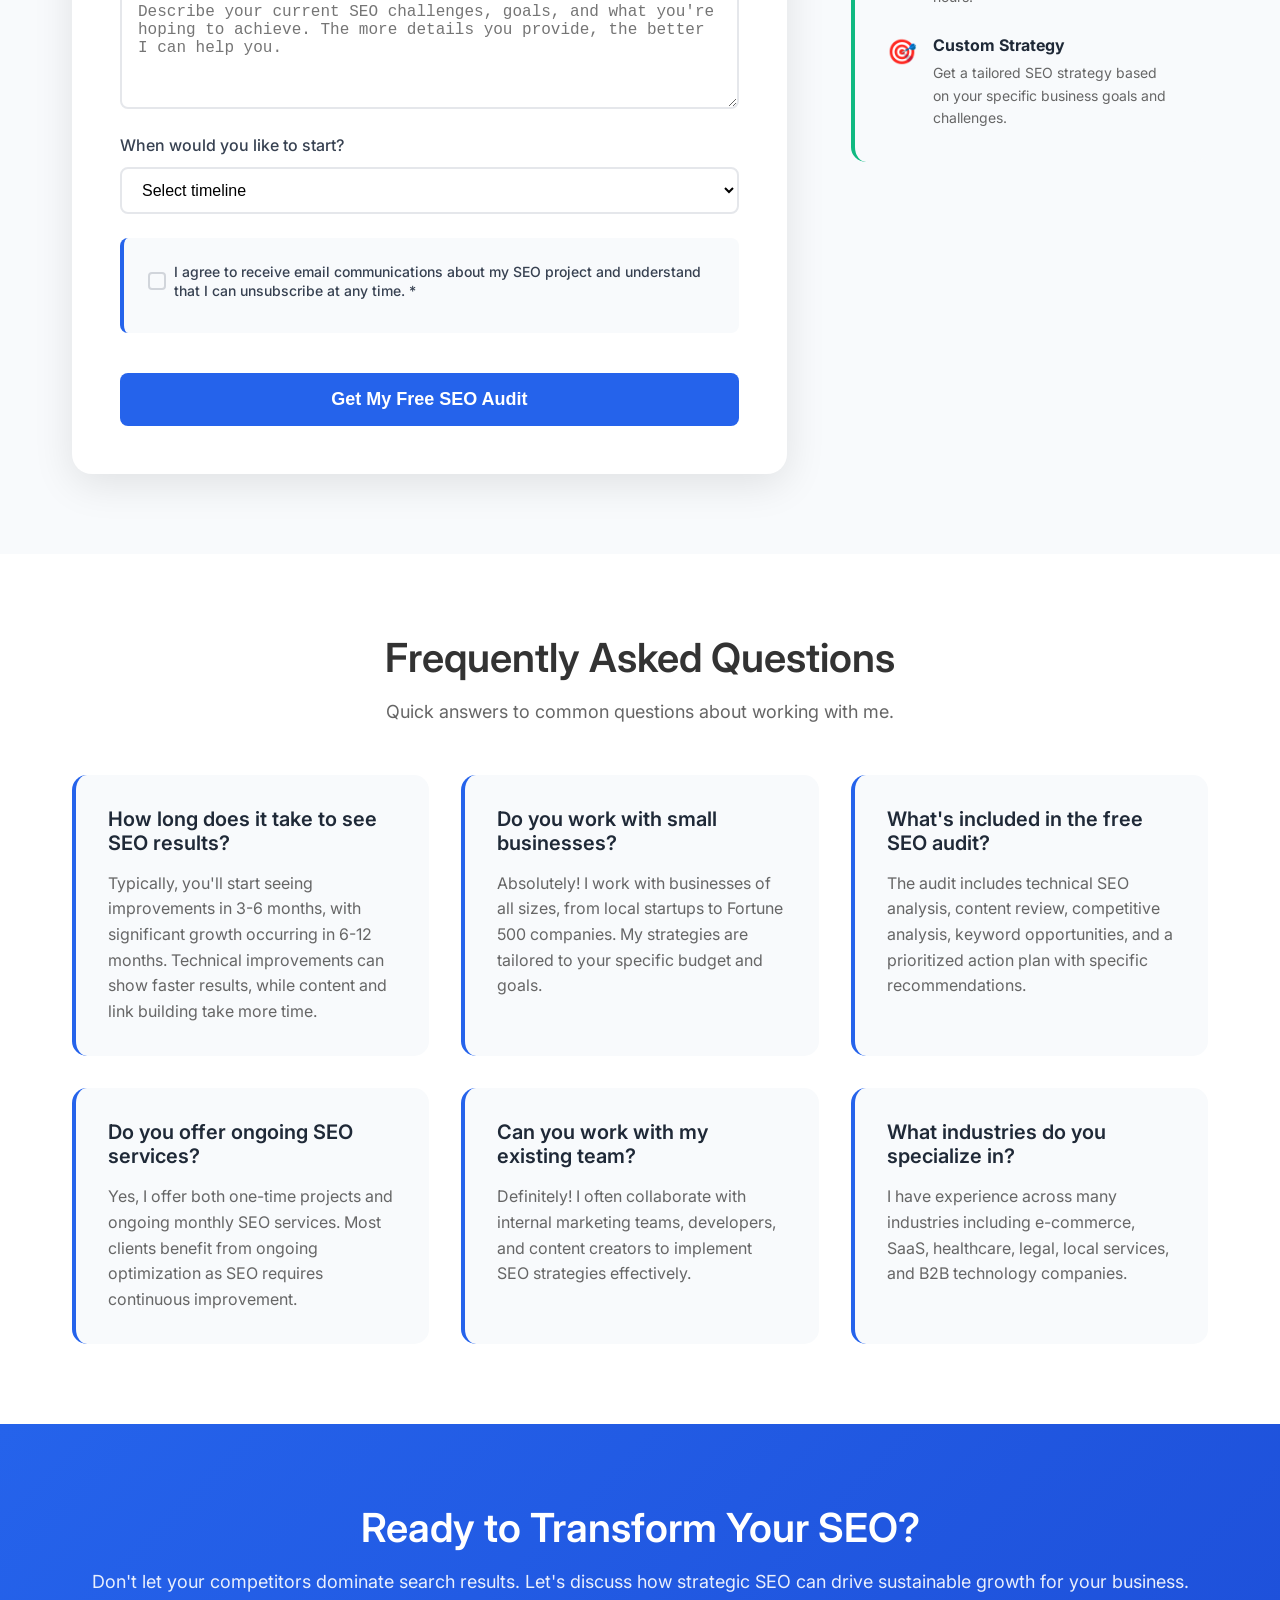
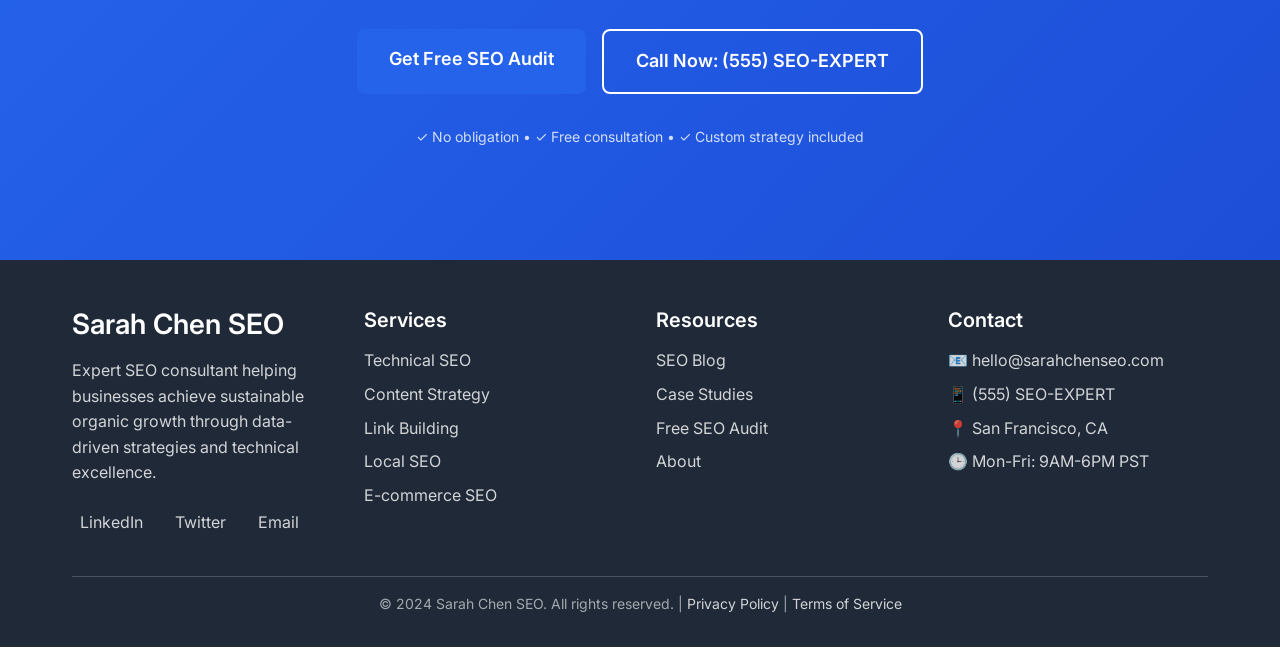
<file: contact.html>
<!DOCTYPE html>
<html lang="en">
<head>
    <meta charset="UTF-8">
    <meta name="viewport" content="width=device-width, initial-scale=1.0">
    <meta name="description" content="Contact Sarah Chen for expert SEO consulting services. Get a free SEO audit and discuss your digital marketing needs. Available for consultation in San Francisco and remotely.">
    <meta name="keywords" content="SEO consultant contact, SEO services inquiry, free SEO audit, digital marketing consultation">
    <meta name="author" content="Sarah Chen - SEO Expert">
    <meta property="og:title" content="Contact Sarah Chen - Expert SEO Consultant | Free Consultation">
    <meta property="og:description" content="Get in touch with Sarah Chen for expert SEO consulting services. Schedule a free consultation and receive a comprehensive SEO audit for your business.">
    <meta property="og:type" content="website">
    <meta property="og:url" content="https://sarahchenseo.com/contact">
    <meta name="twitter:card" content="summary_large_image">
    <meta name="twitter:title" content="Contact Sarah Chen - Expert SEO Consultant">
    <meta name="twitter:description" content="Contact Sarah Chen for expert SEO consulting services and free consultation.">
    
    <title>Contact Sarah Chen - Expert SEO Consultant | Free Consultation & Audit</title>
    
    <link rel="stylesheet" href="css/style.css">
    <link rel="stylesheet" href="css/responsive.css">
    <link rel="preconnect" href="https://fonts.googleapis.com">
    <link rel="preconnect" href="https://fonts.gstatic.com" crossorigin>
    <link href="https://fonts.googleapis.com/css2?family=Inter:wght@300;400;500;600;700&display=swap" rel="stylesheet">
    <link rel="canonical" href="https://sarahchenseo.com/contact">
    
    <!-- Schema markup for Contact Page -->
    <script type="application/ld+json">
    {
        "@context": "https://schema.org",
        "@type": "ContactPage",
        "name": "Contact Sarah Chen SEO",
        "description": "Contact expert SEO consultant Sarah Chen for professional SEO services, free consultation, and comprehensive SEO audits.",
        "provider": {
            "@type": "Person",
            "name": "Sarah Chen",
            "jobTitle": "SEO Expert & Digital Marketing Consultant",
            "telephone": "+1-555-736-3973",
            "email": "hello@sarahchenseo.com",
            "address": {
                "@type": "PostalAddress",
                "addressLocality": "San Francisco",
                "addressRegion": "CA",
                "addressCountry": "US"
            }
        }
    }
    </script>
</head>
<body>
    <!-- Header Navigation -->
    <header class="header" role="banner">
        <nav class="nav-container" role="navigation" aria-label="Main navigation">
            <div class="logo">
                <a href="index.html" aria-label="Sarah Chen SEO - Home">
                    <h1>Sarah Chen<span class="logo-accent">SEO</span></h1>
                </a>
            </div>
            <ul class="nav-menu" id="nav-menu">
                <li><a href="index.html" class="nav-link">Home</a></li>
                <li><a href="about.html" class="nav-link">About</a></li>
                <li><a href="services.html" class="nav-link">Services</a></li>
                <li><a href="portfolio.html" class="nav-link">Portfolio</a></li>
                <li><a href="blog.html" class="nav-link">Blog</a></li>
                <li><a href="contact.html" class="nav-link active" aria-current="page">Contact</a></li>
            </ul>
            <button class="nav-toggle" id="nav-toggle" aria-label="Toggle navigation menu" aria-expanded="false">
                <span class="hamburger"></span>
                <span class="hamburger"></span>
                <span class="hamburger"></span>
            </button>
        </nav>
    </header>

    <main>
        <!-- Contact Hero -->
        <section class="contact-hero">
            <div class="container">
                <div class="contact-hero-content">
                    <h1>Let's Grow Your Business Together</h1>
                    <p class="hero-subtitle">Ready to dominate search results and drive organic growth?</p>
                    <p class="hero-description">
                        Get in touch for a free SEO consultation and discover how strategic optimization 
                        can transform your online presence. I'm here to help you achieve sustainable, 
                        long-term success in search.
                    </p>
                    <div class="contact-highlights">
                        <div class="contact-highlight">
                            <span class="highlight-icon">🎯</span>
                            <span>Free 30-min consultation</span>
                        </div>
                        <div class="contact-highlight">
                            <span class="highlight-icon">📊</span>
                            <span>Comprehensive SEO audit</span>
                        </div>
                        <div class="contact-highlight">
                            <span class="highlight-icon">⚡</span>
                            <span>Custom growth strategy</span>
                        </div>
                    </div>
                </div>
            </div>
        </section>

        <!-- Contact Form Section -->
        <section class="contact-form-section">
            <div class="container">
                <div class="contact-content">
                    <div class="contact-form-container">
                        <div class="form-header">
                            <h2>Get Your Free SEO Audit</h2>
                            <p>Tell me about your business and I'll provide a customized SEO strategy and audit report within 24 hours.</p>
                        </div>
                        
                        <form class="contact-form" id="contact-form" action="#" method="POST">
                            <div class="form-group">
                                <label for="name">Full Name *</label>
                                <input type="text" id="name" name="name" required aria-describedby="name-error">
                            </div>
                            
                            <div class="form-group">
                                <label for="email">Email Address *</label>
                                <input type="email" id="email" name="email" required aria-describedby="email-error">
                            </div>
                            
                            <div class="form-group">
                                <label for="company">Company Name</label>
                                <input type="text" id="company" name="company">
                            </div>
                            
                            <div class="form-group">
                                <label for="website">Website URL</label>
                                <input type="url" id="website" name="website" placeholder="https://yourwebsite.com">
                            </div>
                            
                            <div class="form-group">
                                <label for="budget">Monthly SEO Budget</label>
                                <select id="budget" name="budget">
                                    <option value="">Select your budget range</option>
                                    <option value="under-2k">Under $2,000</option>
                                    <option value="2k-5k">$2,000 - $5,000</option>
                                    <option value="5k-10k">$5,000 - $10,000</option>
                                    <option value="10k-plus">$10,000+</option>
                                    <option value="not-sure">Not sure yet</option>
                                </select>
                            </div>
                            
                            <div class="form-group">
                                <label for="services">Services Interested In</label>
                                <div class="checkbox-group">
                                    <label class="checkbox-label">
                                        <input type="checkbox" name="services[]" value="technical-seo">
                                        <span class="checkmark"></span>
                                        Technical SEO
                                    </label>
                                    <label class="checkbox-label">
                                        <input type="checkbox" name="services[]" value="content-strategy">
                                        <span class="checkmark"></span>
                                        Content Strategy
                                    </label>
                                    <label class="checkbox-label">
                                        <input type="checkbox" name="services[]" value="link-building">
                                        <span class="checkmark"></span>
                                        Link Building
                                    </label>
                                    <label class="checkbox-label">
                                        <input type="checkbox" name="services[]" value="local-seo">
                                        <span class="checkmark"></span>
                                        Local SEO
                                    </label>
                                    <label class="checkbox-label">
                                        <input type="checkbox" name="services[]" value="ecommerce-seo">
                                        <span class="checkmark"></span>
                                        E-commerce SEO
                                    </label>
                                    <label class="checkbox-label">
                                        <input type="checkbox" name="services[]" value="seo-audit">
                                        <span class="checkmark"></span>
                                        SEO Audit
                                    </label>
                                </div>
                            </div>
                            
                            <div class="form-group">
                                <label for="message">Tell me about your project *</label>
                                <textarea id="message" name="message" rows="5" required 
                                    placeholder="Describe your current SEO challenges, goals, and what you're hoping to achieve. The more details you provide, the better I can help you."
                                    aria-describedby="message-error"></textarea>
                            </div>
                            
                            <div class="form-group">
                                <label for="timeline">When would you like to start?</label>
                                <select id="timeline" name="timeline">
                                    <option value="">Select timeline</option>
                                    <option value="immediately">Immediately</option>
                                    <option value="within-month">Within a month</option>
                                    <option value="within-quarter">Within 3 months</option>
                                    <option value="planning-phase">Just planning ahead</option>
                                </select>
                            </div>
                            
                            <div class="form-group consent-group">
                                <label class="checkbox-label">
                                    <input type="checkbox" name="consent" required>
                                    <span class="checkmark"></span>
                                    I agree to receive email communications about my SEO project and understand that I can unsubscribe at any time. *
                                </label>
                            </div>
                            
                            <button type="submit" class="btn btn-primary btn-large form-submit">
                                Get My Free SEO Audit
                            </button>
                        </form>
                    </div>
                    
                    <div class="contact-info-container">
                        <div class="contact-info-card">
                            <h3>Contact Information</h3>
                            <div class="contact-methods">
                                <div class="contact-method">
                                    <div class="method-icon">📧</div>
                                    <div class="method-details">
                                        <strong>Email</strong>
                                        <a href="mailto:hello@sarahchenseo.com">hello@sarahchenseo.com</a>
                                    </div>
                                </div>
                                
                                <div class="contact-method">
                                    <div class="method-icon">📱</div>
                                    <div class="method-details">
                                        <strong>Phone</strong>
                                        <a href="tel:+1-555-SEO-EXPERT">(555) SEO-EXPERT</a>
                                    </div>
                                </div>
                                
                                <div class="contact-method">
                                    <div class="method-icon">📍</div>
                                    <div class="method-details">
                                        <strong>Location</strong>
                                        <span>San Francisco, CA</span>
                                    </div>
                                </div>
                                
                                <div class="contact-method">
                                    <div class="method-icon">🕒</div>
                                    <div class="method-details">
                                        <strong>Business Hours</strong>
                                        <span>Mon-Fri: 9AM-6PM PST</span>
                                    </div>
                                </div>
                            </div>
                            
                            <div class="social-contact">
                                <h4>Connect With Me</h4>
                                <div class="social-links">
                                    <a href="https://linkedin.com/in/sarahchenseo" target="_blank" rel="noopener" aria-label="LinkedIn Profile">
                                        <span>💼</span> LinkedIn
                                    </a>
                                    <a href="https://twitter.com/sarahchenseo" target="_blank" rel="noopener" aria-label="Twitter Profile">
                                        <span>🐦</span> Twitter
                                    </a>
                                </div>
                            </div>
                        </div>
                        
                        <div class="response-info">
                            <h4>What to Expect</h4>
                            <div class="expectation-item">
                                <span class="expectation-icon">⚡</span>
                                <div>
                                    <strong>Quick Response</strong>
                                    <p>I'll respond to your inquiry within 2-4 hours during business hours.</p>
                                </div>
                            </div>
                            <div class="expectation-item">
                                <span class="expectation-icon">📋</span>
                                <div>
                                    <strong>Free Audit Report</strong>
                                    <p>Receive a detailed SEO audit with specific recommendations within 24 hours.</p>
                                </div>
                            </div>
                            <div class="expectation-item">
                                <span class="expectation-icon">🎯</span>
                                <div>
                                    <strong>Custom Strategy</strong>
                                    <p>Get a tailored SEO strategy based on your specific business goals and challenges.</p>
                                </div>
                            </div>
                        </div>
                    </div>
                </div>
            </div>
        </section>

        <!-- FAQ Section -->
        <section class="contact-faq">
            <div class="container">
                <div class="section-header">
                    <h2>Frequently Asked Questions</h2>
                    <p>Quick answers to common questions about working with me.</p>
                </div>
                <div class="faq-grid">
                    <div class="faq-item">
                        <h4>How long does it take to see SEO results?</h4>
                        <p>Typically, you'll start seeing improvements in 3-6 months, with significant growth occurring in 6-12 months. Technical improvements can show faster results, while content and link building take more time.</p>
                    </div>
                    <div class="faq-item">
                        <h4>Do you work with small businesses?</h4>
                        <p>Absolutely! I work with businesses of all sizes, from local startups to Fortune 500 companies. My strategies are tailored to your specific budget and goals.</p>
                    </div>
                    <div class="faq-item">
                        <h4>What's included in the free SEO audit?</h4>
                        <p>The audit includes technical SEO analysis, content review, competitive analysis, keyword opportunities, and a prioritized action plan with specific recommendations.</p>
                    </div>
                    <div class="faq-item">
                        <h4>Do you offer ongoing SEO services?</h4>
                        <p>Yes, I offer both one-time projects and ongoing monthly SEO services. Most clients benefit from ongoing optimization as SEO requires continuous improvement.</p>
                    </div>
                    <div class="faq-item">
                        <h4>Can you work with my existing team?</h4>
                        <p>Definitely! I often collaborate with internal marketing teams, developers, and content creators to implement SEO strategies effectively.</p>
                    </div>
                    <div class="faq-item">
                        <h4>What industries do you specialize in?</h4>
                        <p>I have experience across many industries including e-commerce, SaaS, healthcare, legal, local services, and B2B technology companies.</p>
                    </div>
                </div>
            </div>
        </section>

        <!-- CTA Section -->
        <section class="cta-section">
            <div class="container">
                <div class="cta-content">
                    <h2>Ready to Transform Your SEO?</h2>
                    <p>Don't let your competitors dominate search results. Let's discuss how strategic SEO can drive sustainable growth for your business.</p>
                    <div class="cta-buttons">
                        <a href="#contact-form" class="btn btn-primary btn-large">Get Free SEO Audit</a>
                        <a href="tel:+1-555-SEO-EXPERT" class="btn btn-secondary btn-large">Call Now: (555) SEO-EXPERT</a>
                    </div>
                    <div class="cta-guarantee">
                        <p>✓ No obligation • ✓ Free consultation • ✓ Custom strategy included</p>
                    </div>
                </div>
            </div>
        </section>
    </main>

    <!-- Footer -->
    <footer class="footer">
        <div class="container">
            <div class="footer-content">
                <div class="footer-section">
                    <h3>Sarah Chen SEO</h3>
                    <p>Expert SEO consultant helping businesses achieve sustainable organic growth through data-driven strategies and technical excellence.</p>
                    <div class="social-links">
                        <a href="https://linkedin.com/in/sarahchenseo" aria-label="LinkedIn Profile" rel="noopener" target="_blank">LinkedIn</a>
                        <a href="https://twitter.com/sarahchenseo" aria-label="Twitter Profile" rel="noopener" target="_blank">Twitter</a>
                        <a href="mailto:hello@sarahchenseo.com" aria-label="Email Contact">Email</a>
                    </div>
                </div>
                <div class="footer-section">
                    <h4>Services</h4>
                    <ul>
                        <li><a href="services.html#technical-seo">Technical SEO</a></li>
                        <li><a href="services.html#content-strategy">Content Strategy</a></li>
                        <li><a href="services.html#link-building">Link Building</a></li>
                        <li><a href="services.html#local-seo">Local SEO</a></li>
                        <li><a href="services.html#ecommerce-seo">E-commerce SEO</a></li>
                    </ul>
                </div>
                <div class="footer-section">
                    <h4>Resources</h4>
                    <ul>
                        <li><a href="blog.html">SEO Blog</a></li>
                        <li><a href="portfolio.html">Case Studies</a></li>
                        <li><a href="contact.html">Free SEO Audit</a></li>
                        <li><a href="about.html">About</a></li>
                    </ul>
                </div>
                <div class="footer-section">
                    <h4>Contact</h4>
                    <div class="contact-info">
                        <p>📧 hello@sarahchenseo.com</p>
                        <p>📱 (555) SEO-EXPERT</p>
                        <p>📍 San Francisco, CA</p>
                        <p>🕒 Mon-Fri: 9AM-6PM PST</p>
                    </div>
                </div>
            </div>
            <div class="footer-bottom">
                <p>&copy; 2024 Sarah Chen SEO. All rights reserved. | <a href="privacy.html">Privacy Policy</a> | <a href="terms.html">Terms of Service</a></p>
            </div>
        </div>
    </footer>

    <script src="js/main.js"></script>
</body>
</html>
</file>
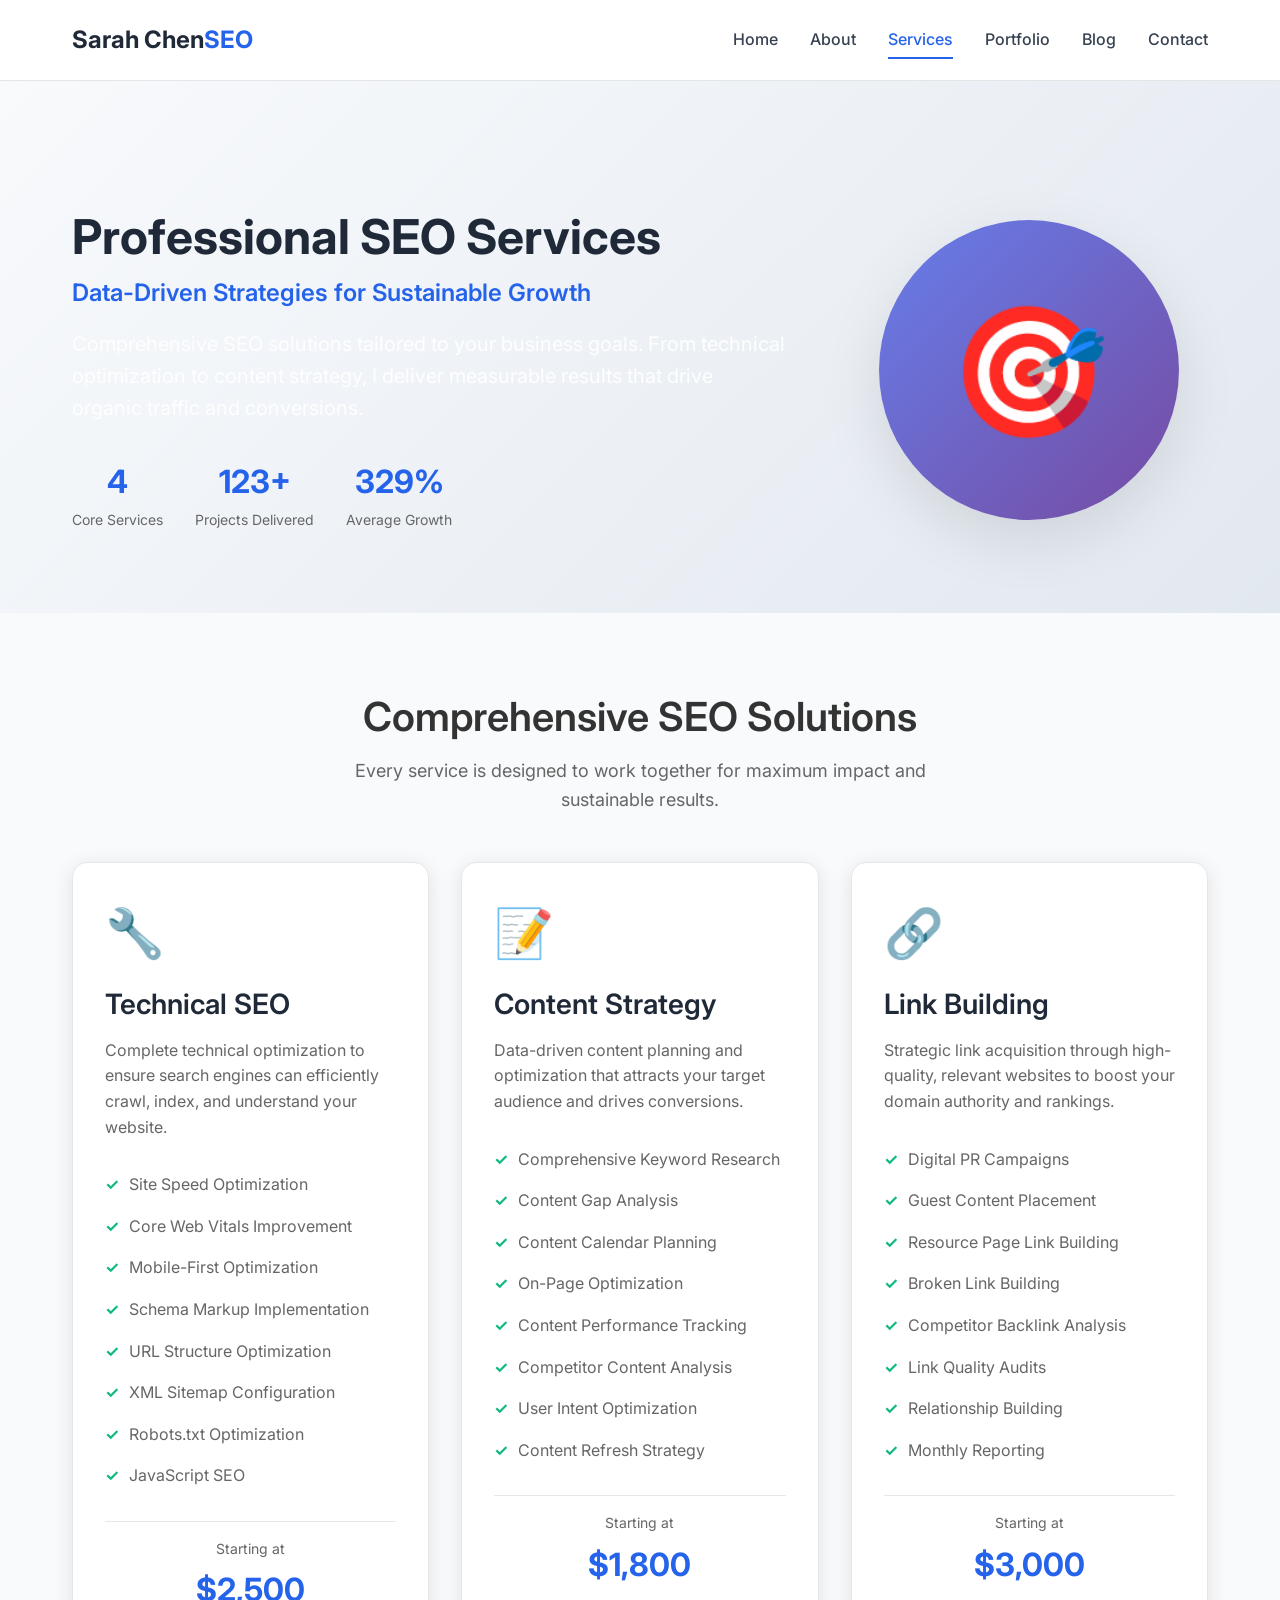
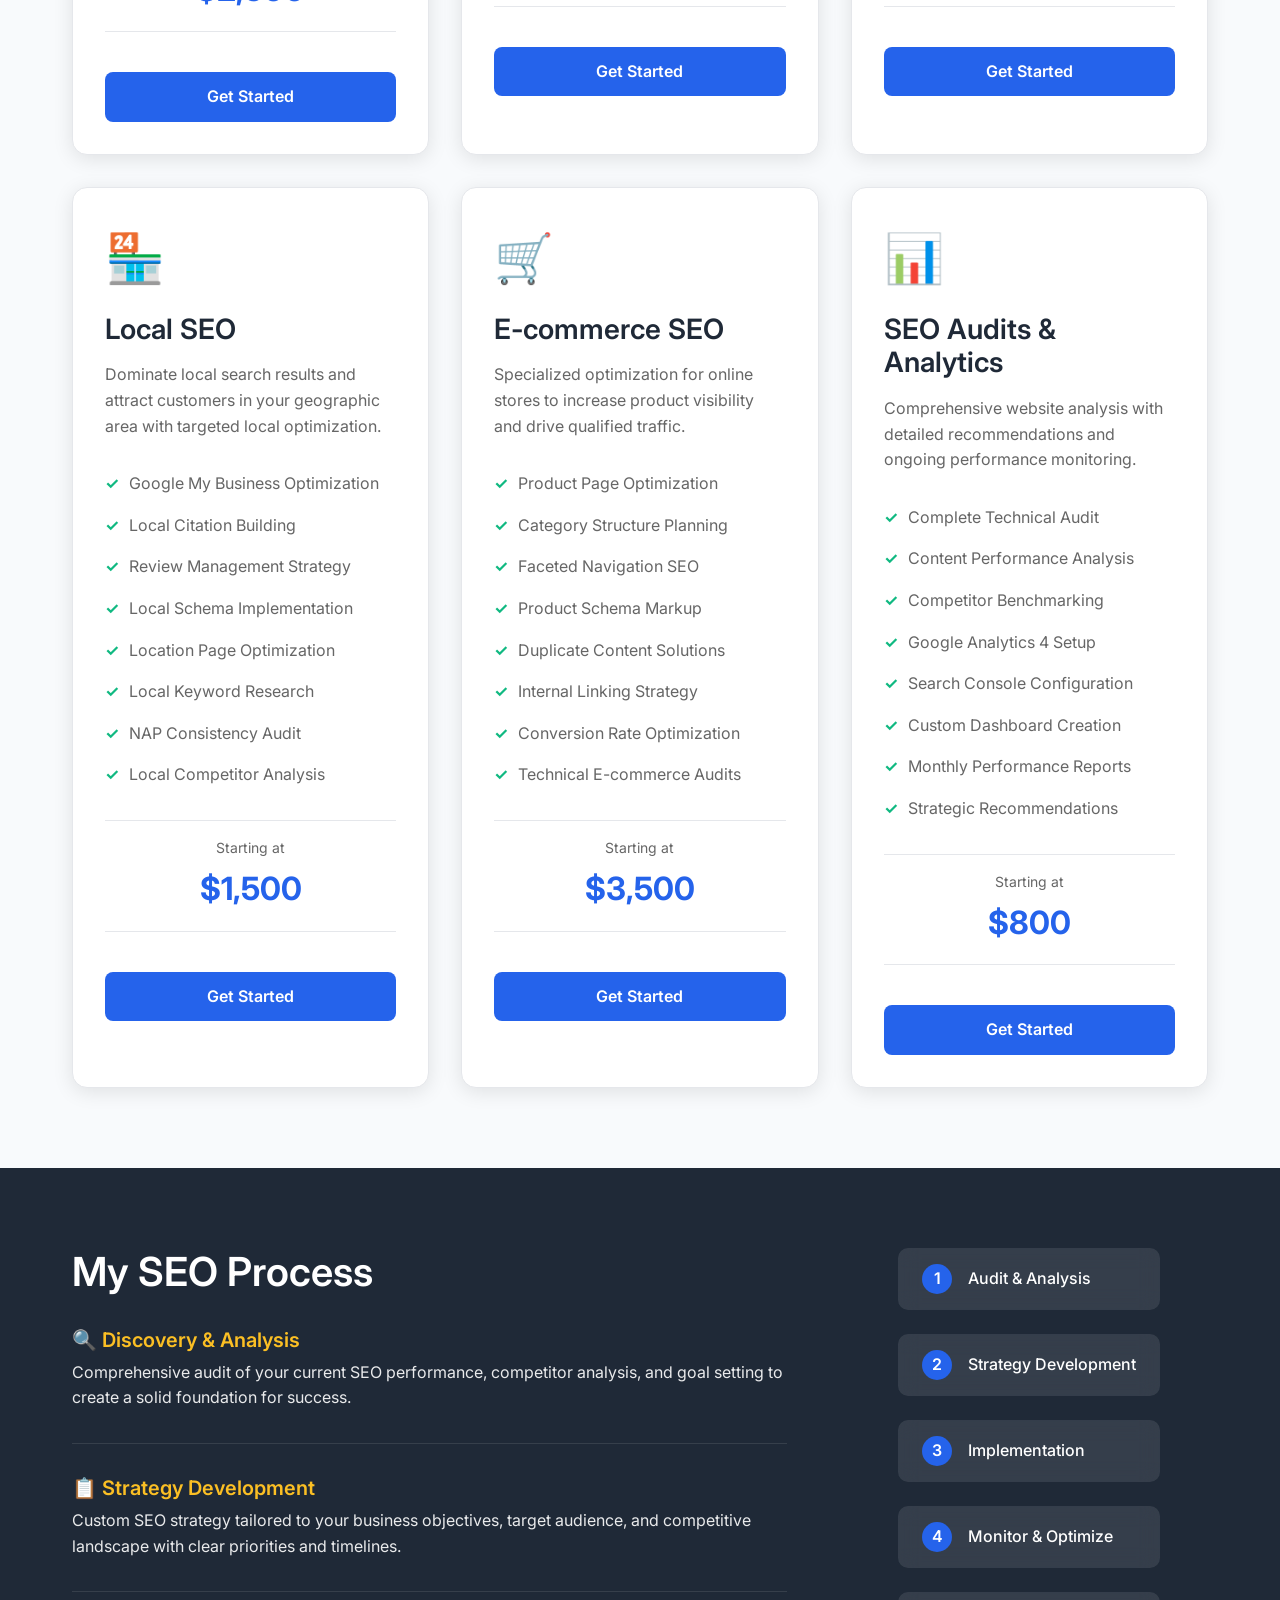
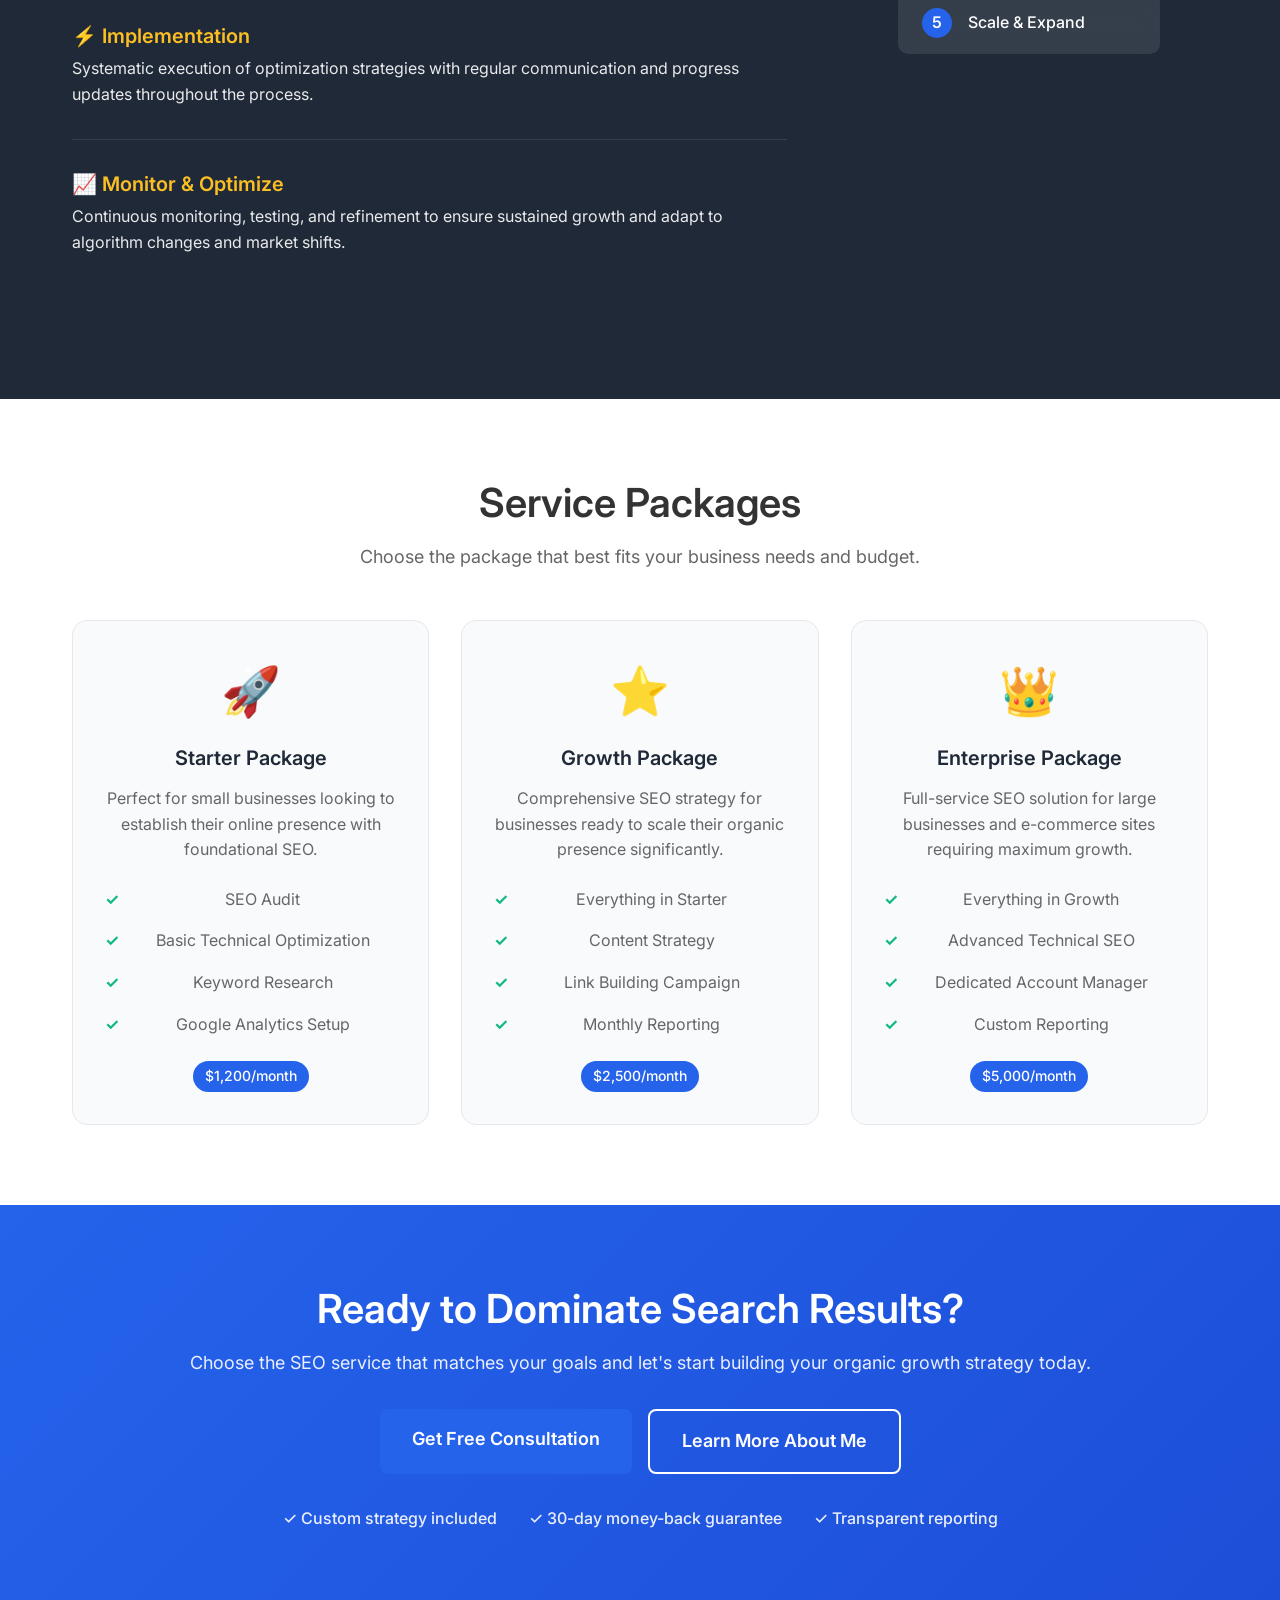
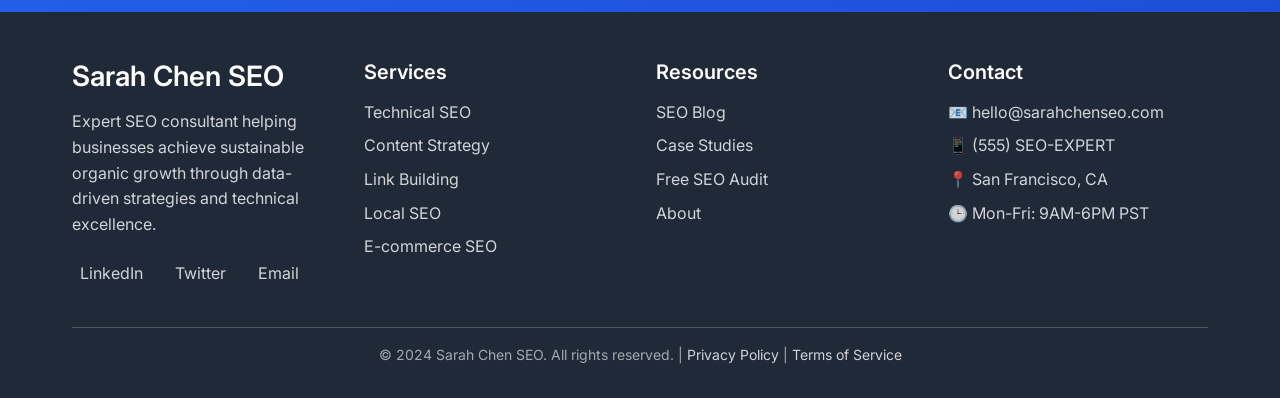
<file: services.html>
<!DOCTYPE html>
<html lang="en">
<head>
    <meta charset="UTF-8">
    <meta name="viewport" content="width=device-width, initial-scale=1.0">
    <meta name="description" content="Comprehensive SEO services by Sarah Chen including technical SEO, content strategy, link building, local SEO, e-commerce optimization, and SEO audits.">
    <meta name="keywords" content="SEO services, technical SEO, content strategy, link building, local SEO, e-commerce SEO, SEO audit">
    <meta name="author" content="Sarah Chen - SEO Expert">
    <meta property="og:title" content="Professional SEO Services | Sarah Chen SEO Expert">
    <meta property="og:description" content="Expert SEO services including technical optimization, content strategy, and link building. Custom solutions for sustainable organic growth.">
    <meta property="og:type" content="website">
    <meta property="og:url" content="https://sarahchenseo.com/services">
    
    <title>Professional SEO Services | Sarah Chen Expert SEO Consultant</title>
    
    <link rel="stylesheet" href="css/style.css">
    <link rel="stylesheet" href="css/responsive.css">
    <link rel="preconnect" href="https://fonts.googleapis.com">
    <link rel="preconnect" href="https://fonts.gstatic.com" crossorigin>
    <link href="https://fonts.googleapis.com/css2?family=Inter:wght@300;400;500;600;700&display=swap" rel="stylesheet">
    <link rel="canonical" href="https://sarahchenseo.com/services">
</head>
<body>
    <!-- Header Navigation -->
    <header class="header" role="banner">
        <nav class="nav-container" role="navigation" aria-label="Main navigation">
            <div class="logo">
                <a href="index.html" aria-label="Sarah Chen SEO - Home">
                    <h1>Sarah Chen<span class="logo-accent">SEO</span></h1>
                </a>
            </div>
            <ul class="nav-menu" id="nav-menu">
                <li><a href="index.html" class="nav-link">Home</a></li>
                <li><a href="about.html" class="nav-link">About</a></li>
                <li><a href="services.html" class="nav-link active" aria-current="page">Services</a></li>
                <li><a href="portfolio.html" class="nav-link">Portfolio</a></li>
                <li><a href="blog.html" class="nav-link">Blog</a></li>
                <li><a href="contact.html" class="nav-link">Contact</a></li>
            </ul>
            <button class="nav-toggle" id="nav-toggle" aria-label="Toggle navigation menu" aria-expanded="false">
                <span class="hamburger"></span>
                <span class="hamburger"></span>
                <span class="hamburger"></span>
            </button>
        </nav>
    </header>

    <main>
        <!-- Services Hero -->
        <section class="about-hero">
            <div class="container">
                <div class="about-hero-content">
                    <div class="about-hero-text">
                        <h1>Professional SEO Services</h1>
                        <p class="hero-subtitle">Data-Driven Strategies for Sustainable Growth</p>
                        <p class="hero-description">
                            Comprehensive SEO solutions tailored to your business goals. From technical optimization 
                            to content strategy, I deliver measurable results that drive organic traffic and conversions.
                        </p>
                        <div class="quick-stats">
                            <div class="quick-stat">
                                <span class="stat-number">6</span>
                                <span class="stat-label">Core Services</span>
                            </div>
                            <div class="quick-stat">
                                <span class="stat-number">150+</span>
                                <span class="stat-label">Projects Delivered</span>
                            </div>
                            <div class="quick-stat">
                                <span class="stat-number">400%</span>
                                <span class="stat-label">Average Growth</span>
                            </div>
                        </div>
                    </div>
                    <div class="about-hero-image">
                        <div class="profile-photo">
                            <span>🎯</span>
                        </div>
                    </div>
                </div>
            </div>
        </section>

        <!-- Detailed Services -->
        <section class="services-overview">
            <div class="container">
                <div class="section-header">
                    <h2>Comprehensive SEO Solutions</h2>
                    <p>Every service is designed to work together for maximum impact and sustainable results.</p>
                </div>
                <div class="services-grid">
                    <article class="service-card" id="technical-seo">
                        <div class="service-icon">🔧</div>
                        <h3>Technical SEO</h3>
                        <p>Complete technical optimization to ensure search engines can efficiently crawl, index, and understand your website.</p>
                        <ul class="service-features">
                            <li>Site Speed Optimization</li>
                            <li>Core Web Vitals Improvement</li>
                            <li>Mobile-First Optimization</li>
                            <li>Schema Markup Implementation</li>
                            <li>URL Structure Optimization</li>
                            <li>XML Sitemap Configuration</li>
                            <li>Robots.txt Optimization</li>
                            <li>JavaScript SEO</li>
                        </ul>
                        <div class="service-price">
                            <span class="price-label">Starting at</span>
                            <span class="price-amount">$2,500</span>
                        </div>
                        <a href="contact.html" class="btn btn-primary">Get Started</a>
                    </article>

                    <article class="service-card" id="content-strategy">
                        <div class="service-icon">📝</div>
                        <h3>Content Strategy</h3>
                        <p>Data-driven content planning and optimization that attracts your target audience and drives conversions.</p>
                        <ul class="service-features">
                            <li>Comprehensive Keyword Research</li>
                            <li>Content Gap Analysis</li>
                            <li>Content Calendar Planning</li>
                            <li>On-Page Optimization</li>
                            <li>Content Performance Tracking</li>
                            <li>Competitor Content Analysis</li>
                            <li>User Intent Optimization</li>
                            <li>Content Refresh Strategy</li>
                        </ul>
                        <div class="service-price">
                            <span class="price-label">Starting at</span>
                            <span class="price-amount">$1,800</span>
                        </div>
                        <a href="contact.html" class="btn btn-primary">Get Started</a>
                    </article>

                    <article class="service-card" id="link-building">
                        <div class="service-icon">🔗</div>
                        <h3>Link Building</h3>
                        <p>Strategic link acquisition through high-quality, relevant websites to boost your domain authority and rankings.</p>
                        <ul class="service-features">
                            <li>Digital PR Campaigns</li>
                            <li>Guest Content Placement</li>
                            <li>Resource Page Link Building</li>
                            <li>Broken Link Building</li>
                            <li>Competitor Backlink Analysis</li>
                            <li>Link Quality Audits</li>
                            <li>Relationship Building</li>
                            <li>Monthly Reporting</li>
                        </ul>
                        <div class="service-price">
                            <span class="price-label">Starting at</span>
                            <span class="price-amount">$3,000</span>
                        </div>
                        <a href="contact.html" class="btn btn-primary">Get Started</a>
                    </article>

                    <article class="service-card" id="local-seo">
                        <div class="service-icon">🏪</div>
                        <h3>Local SEO</h3>
                        <p>Dominate local search results and attract customers in your geographic area with targeted local optimization.</p>
                        <ul class="service-features">
                            <li>Google My Business Optimization</li>
                            <li>Local Citation Building</li>
                            <li>Review Management Strategy</li>
                            <li>Local Schema Implementation</li>
                            <li>Location Page Optimization</li>
                            <li>Local Keyword Research</li>
                            <li>NAP Consistency Audit</li>
                            <li>Local Competitor Analysis</li>
                        </ul>
                        <div class="service-price">
                            <span class="price-label">Starting at</span>
                            <span class="price-amount">$1,500</span>
                        </div>
                        <a href="contact.html" class="btn btn-primary">Get Started</a>
                    </article>

                    <article class="service-card" id="ecommerce-seo">
                        <div class="service-icon">🛒</div>
                        <h3>E-commerce SEO</h3>
                        <p>Specialized optimization for online stores to increase product visibility and drive qualified traffic.</p>
                        <ul class="service-features">
                            <li>Product Page Optimization</li>
                            <li>Category Structure Planning</li>
                            <li>Faceted Navigation SEO</li>
                            <li>Product Schema Markup</li>
                            <li>Duplicate Content Solutions</li>
                            <li>Internal Linking Strategy</li>
                            <li>Conversion Rate Optimization</li>
                            <li>Technical E-commerce Audits</li>
                        </ul>
                        <div class="service-price">
                            <span class="price-label">Starting at</span>
                            <span class="price-amount">$3,500</span>
                        </div>
                        <a href="contact.html" class="btn btn-primary">Get Started</a>
                    </article>

                    <article class="service-card" id="seo-audit">
                        <div class="service-icon">📊</div>
                        <h3>SEO Audits & Analytics</h3>
                        <p>Comprehensive website analysis with detailed recommendations and ongoing performance monitoring.</p>
                        <ul class="service-features">
                            <li>Complete Technical Audit</li>
                            <li>Content Performance Analysis</li>
                            <li>Competitor Benchmarking</li>
                            <li>Google Analytics 4 Setup</li>
                            <li>Search Console Configuration</li>
                            <li>Custom Dashboard Creation</li>
                            <li>Monthly Performance Reports</li>
                            <li>Strategic Recommendations</li>
                        </ul>
                        <div class="service-price">
                            <span class="price-label">Starting at</span>
                            <span class="price-amount">$800</span>
                        </div>
                        <a href="contact.html" class="btn btn-primary">Get Started</a>
                    </article>
                </div>
            </div>
        </section>

        <!-- Process Section -->
        <section class="philosophy">
            <div class="container">
                <div class="philosophy-content">
                    <div class="philosophy-text">
                        <h2>My SEO Process</h2>
                        <div class="philosophy-principle">
                            <h4>🔍 Discovery & Analysis</h4>
                            <p>Comprehensive audit of your current SEO performance, competitor analysis, and goal setting to create a solid foundation for success.</p>
                        </div>
                        <div class="philosophy-principle">
                            <h4>📋 Strategy Development</h4>
                            <p>Custom SEO strategy tailored to your business objectives, target audience, and competitive landscape with clear priorities and timelines.</p>
                        </div>
                        <div class="philosophy-principle">
                            <h4>⚡ Implementation</h4>
                            <p>Systematic execution of optimization strategies with regular communication and progress updates throughout the process.</p>
                        </div>
                        <div class="philosophy-principle">
                            <h4>📈 Monitor & Optimize</h4>
                            <p>Continuous monitoring, testing, and refinement to ensure sustained growth and adapt to algorithm changes and market shifts.</p>
                        </div>
                    </div>
                    <div class="methodology-visual">
                        <div class="methodology-steps">
                            <div class="method-step">
                                <span class="step-number">1</span>
                                <span class="step-title">Audit & Analysis</span>
                            </div>
                            <div class="method-step">
                                <span class="step-number">2</span>
                                <span class="step-title">Strategy Development</span>
                            </div>
                            <div class="method-step">
                                <span class="step-number">3</span>
                                <span class="step-title">Implementation</span>
                            </div>
                            <div class="method-step">
                                <span class="step-number">4</span>
                                <span class="step-title">Monitor & Optimize</span>
                            </div>
                            <div class="method-step">
                                <span class="step-number">5</span>
                                <span class="step-title">Scale & Expand</span>
                            </div>
                        </div>
                    </div>
                </div>
            </div>
        </section>

        <!-- Package Options -->
        <section class="certifications">
            <div class="container">
                <div class="section-header">
                    <h2>Service Packages</h2>
                    <p>Choose the package that best fits your business needs and budget.</p>
                </div>
                <div class="certifications-grid">
                    <div class="cert-card">
                        <div class="cert-logo">🚀</div>
                        <h4>Starter Package</h4>
                        <p>Perfect for small businesses looking to establish their online presence with foundational SEO.</p>
                        <div class="package-features">
                            <ul>
                                <li>SEO Audit</li>
                                <li>Basic Technical Optimization</li>
                                <li>Keyword Research</li>
                                <li>Google Analytics Setup</li>
                            </ul>
                        </div>
                        <span class="cert-date">$1,200/month</span>
                    </div>
                    <div class="cert-card">
                        <div class="cert-logo">⭐</div>
                        <h4>Growth Package</h4>
                        <p>Comprehensive SEO strategy for businesses ready to scale their organic presence significantly.</p>
                        <div class="package-features">
                            <ul>
                                <li>Everything in Starter</li>
                                <li>Content Strategy</li>
                                <li>Link Building Campaign</li>
                                <li>Monthly Reporting</li>
                            </ul>
                        </div>
                        <span class="cert-date">$2,500/month</span>
                    </div>
                    <div class="cert-card">
                        <div class="cert-logo">👑</div>
                        <h4>Enterprise Package</h4>
                        <p>Full-service SEO solution for large businesses and e-commerce sites requiring maximum growth.</p>
                        <div class="package-features">
                            <ul>
                                <li>Everything in Growth</li>
                                <li>Advanced Technical SEO</li>
                                <li>Dedicated Account Manager</li>
                                <li>Custom Reporting</li>
                            </ul>
                        </div>
                        <span class="cert-date">$5,000/month</span>
                    </div>
                </div>
            </div>
        </section>

        <!-- CTA Section -->
        <section class="cta-section">
            <div class="container">
                <div class="cta-content">
                    <h2>Ready to Dominate Search Results?</h2>
                    <p>Choose the SEO service that matches your goals and let's start building your organic growth strategy today.</p>
                    <div class="cta-buttons">
                        <a href="contact.html" class="btn btn-primary btn-large">Get Free Consultation</a>
                        <a href="about.html" class="btn btn-secondary btn-large">Learn More About Me</a>
                    </div>
                    <div class="cta-features">
                        <span>✓ Custom strategy included</span>
                        <span>✓ 30-day money-back guarantee</span>
                        <span>✓ Transparent reporting</span>
                    </div>
                </div>
            </div>
        </section>
    </main>

    <!-- Footer -->
    <footer class="footer">
        <div class="container">
            <div class="footer-content">
                <div class="footer-section">
                    <h3>Sarah Chen SEO</h3>
                    <p>Expert SEO consultant helping businesses achieve sustainable organic growth through data-driven strategies and technical excellence.</p>
                    <div class="social-links">
                        <a href="https://linkedin.com/in/sarahchenseo" aria-label="LinkedIn Profile" rel="noopener" target="_blank">LinkedIn</a>
                        <a href="https://twitter.com/sarahchenseo" aria-label="Twitter Profile" rel="noopener" target="_blank">Twitter</a>
                        <a href="mailto:hello@sarahchenseo.com" aria-label="Email Contact">Email</a>
                    </div>
                </div>
                <div class="footer-section">
                    <h4>Services</h4>
                    <ul>
                        <li><a href="#technical-seo">Technical SEO</a></li>
                        <li><a href="#content-strategy">Content Strategy</a></li>
                        <li><a href="#link-building">Link Building</a></li>
                        <li><a href="#local-seo">Local SEO</a></li>
                        <li><a href="#ecommerce-seo">E-commerce SEO</a></li>
                    </ul>
                </div>
                <div class="footer-section">
                    <h4>Resources</h4>
                    <ul>
                        <li><a href="blog.html">SEO Blog</a></li>
                        <li><a href="portfolio.html">Case Studies</a></li>
                        <li><a href="contact.html">Free SEO Audit</a></li>
                        <li><a href="about.html">About</a></li>
                    </ul>
                </div>
                <div class="footer-section">
                    <h4>Contact</h4>
                    <div class="contact-info">
                        <p>📧 hello@sarahchenseo.com</p>
                        <p>📱 (555) SEO-EXPERT</p>
                        <p>📍 San Francisco, CA</p>
                        <p>🕒 Mon-Fri: 9AM-6PM PST</p>
                    </div>
                </div>
            </div>
            <div class="footer-bottom">
                <p>&copy; 2024 Sarah Chen SEO. All rights reserved. | <a href="privacy.html">Privacy Policy</a> | <a href="terms.html">Terms of Service</a></p>
            </div>
        </div>
    </footer>

    <script src="js/main.js"></script>
</body>
</html>
</file>
<file: css/style.css>
/* Reset and Base Styles */
* {
    margin: 0;
    padding: 0;
    box-sizing: border-box;
}

html {
    scroll-behavior: smooth;
}

body {
    font-family: 'Inter', -apple-system, BlinkMacSystemFont, 'Segoe UI', Roboto, sans-serif;
    line-height: 1.6;
    color: #333;
    background: #fff;
    overflow-x: hidden;
}

/* Typography */
h1, h2, h3, h4, h5, h6 {
    font-weight: 600;
    line-height: 1.2;
    margin-bottom: 1rem;
}

h1 {
    font-size: 3rem;
    font-weight: 700;
}

h2 {
    font-size: 2.5rem;
}

h3 {
    font-size: 1.75rem;
}

h4 {
    font-size: 1.25rem;
}

p {
    margin-bottom: 1rem;
    color: #666;
}

a {
    color: #2563eb;
    text-decoration: none;
    transition: all 0.3s ease;
}

a:hover {
    color: #1d4ed8;
}

/* Container */
.container {
    max-width: 1200px;
    margin: 0 auto;
    padding: 0 2rem;
}

/* Header */
.header {
    position: fixed;
    top: 0;
    left: 0;
    right: 0;
    z-index: 1000;
    background: rgba(255, 255, 255, 0.95);
    backdrop-filter: blur(10px);
    border-bottom: 1px solid rgba(0, 0, 0, 0.1);
    transition: all 0.3s ease;
}

.nav-container {
    max-width: 1200px;
    margin: 0 auto;
    padding: 0 2rem;
    display: flex;
    align-items: center;
    justify-content: space-between;
    height: 80px;
}

.logo h1 {
    font-size: 1.5rem;
    margin: 0;
    color: #1f2937;
}

.logo-accent {
    color: #2563eb;
}

.nav-menu {
    display: flex;
    list-style: none;
    gap: 2rem;
    margin: 0;
}

.nav-link {
    font-weight: 500;
    color: #374151;
    padding: 0.5rem 0;
    border-bottom: 2px solid transparent;
    transition: all 0.3s ease;
}

.nav-link:hover,
.nav-link.active {
    color: #2563eb;
    border-bottom-color: #2563eb;
}

.nav-toggle {
    display: none;
    flex-direction: column;
    background: none;
    border: none;
    cursor: pointer;
    padding: 0.5rem;
}

.hamburger {
    width: 25px;
    height: 3px;
    background: #374151;
    margin: 3px 0;
    transition: all 0.3s ease;
}

/* Hero Section */
.hero {
    min-height: 100vh;
    display: flex;
    align-items: center;
    background: linear-gradient(135deg, #667eea 0%, #764ba2 100%);
    color: white;
    padding-top: 80px;
    position: relative;
    overflow: hidden;
}

.hero::before {
    content: '';
    position: absolute;
    top: 0;
    left: 0;
    right: 0;
    bottom: 0;
    background: url('data:image/svg+xml,<svg xmlns="http://www.w3.org/2000/svg" viewBox="0 0 100 100"><defs><pattern id="grid" width="10" height="10" patternUnits="userSpaceOnUse"><path d="M 10 0 L 0 0 0 10" fill="none" stroke="rgba(255,255,255,0.1)" stroke-width="1"/></pattern></defs><rect width="100" height="100" fill="url(%23grid)"/></svg>');
    opacity: 0.3;
}

.hero-container {
    max-width: 1200px;
    margin: 0 auto;
    padding: 0 2rem;
    display: grid;
    grid-template-columns: 1fr 1fr;
    gap: 4rem;
    align-items: center;
    position: relative;
    z-index: 1;
}

.hero-title {
    font-size: 3.5rem;
    font-weight: 700;
    line-height: 1.1;
    margin-bottom: 1.5rem;
}

.hero-accent {
    background: linear-gradient(45deg, #fbbf24, #f59e0b);
    -webkit-background-clip: text;
    -webkit-text-fill-color: transparent;
    background-clip: text;
}

.hero-description {
    font-size: 1.25rem;
    margin-bottom: 2rem;
    color: rgba(255, 255, 255, 0.9);
}

.hero-stats {
    display: flex;
    gap: 2rem;
    margin-bottom: 2rem;
}

.stat {
    text-align: center;
}

.stat-number {
    display: block;
    font-size: 2rem;
    font-weight: 700;
    color: #fbbf24;
}

.stat-label {
    font-size: 0.875rem;
    color: rgba(255, 255, 255, 0.8);
}

.hero-cta {
    display: flex;
    gap: 1rem;
    flex-wrap: wrap;
}

.hero-visual {
    position: relative;
    height: 400px;
}

.floating-element {
    position: absolute;
    background: rgba(255, 255, 255, 0.1);
    backdrop-filter: blur(10px);
    padding: 1rem 1.5rem;
    border-radius: 10px;
    border: 1px solid rgba(255, 255, 255, 0.2);
    animation: float 6s ease-in-out infinite;
}

.growth-chart {
    top: 20%;
    left: 10%;
    animation-delay: 0s;
}

.ranking-badge {
    top: 40%;
    right: 20%;
    animation-delay: 2s;
}

.traffic-indicator {
    bottom: 30%;
    left: 30%;
    animation-delay: 4s;
}

@keyframes float {
    0%, 100% { transform: translateY(0px); }
    50% { transform: translateY(-20px); }
}

/* Buttons */
.btn {
    display: inline-block;
    padding: 0.75rem 1.5rem;
    border-radius: 8px;
    font-weight: 600;
    text-align: center;
    cursor: pointer;
    transition: all 0.3s ease;
    border: none;
    text-decoration: none;
}

.btn-primary {
    background: #2563eb;
    color: white;
}

.btn-primary:hover {
    background: #1d4ed8;
    transform: translateY(-2px);
    box-shadow: 0 10px 25px rgba(37, 99, 235, 0.3);
}

.btn-secondary {
    background: transparent;
    color: white;
    border: 2px solid white;
}

.btn-secondary:hover {
    background: white;
    color: #2563eb;
}

.btn-large {
    padding: 1rem 2rem;
    font-size: 1.125rem;
}

/* Sections */
section {
    padding: 5rem 0;
}

.section-header {
    text-align: center;
    max-width: 600px;
    margin: 0 auto 3rem;
}

.section-header h2 {
    margin-bottom: 1rem;
}

.section-header p {
    font-size: 1.125rem;
}

/* Services Section */
.services-overview {
    background: #f8fafc;
}

.services-grid {
    display: grid;
    grid-template-columns: repeat(auto-fit, minmax(350px, 1fr));
    gap: 2rem;
}

.service-card {
    background: white;
    padding: 2rem;
    border-radius: 15px;
    box-shadow: 0 4px 20px rgba(0, 0, 0, 0.1);
    transition: all 0.3s ease;
    border: 1px solid #e5e7eb;
}

.service-card:hover {
    transform: translateY(-5px);
    box-shadow: 0 10px 40px rgba(0, 0, 0, 0.15);
}

.service-icon {
    font-size: 3rem;
    margin-bottom: 1rem;
}

.service-card h3 {
    margin-bottom: 1rem;
    color: #1f2937;
}

.service-card p {
    margin-bottom: 1.5rem;
}

.service-features {
    list-style: none;
}

.service-features li {
    padding: 0.5rem 0;
    color: #666;
    position: relative;
    padding-left: 1.5rem;
}

.service-features li::before {
    content: '✓';
    position: absolute;
    left: 0;
    color: #10b981;
    font-weight: bold;
}

/* Results Section */
.results-section {
    background: #1f2937;
    color: white;
}

.results-section .section-header h2,
.results-section .section-header p {
    color: white;
}

.results-grid {
    display: grid;
    grid-template-columns: repeat(auto-fit, minmax(300px, 1fr));
    gap: 2rem;
}

.result-card {
    background: rgba(255, 255, 255, 0.1);
    padding: 2rem;
    border-radius: 15px;
    backdrop-filter: blur(10px);
    border: 1px solid rgba(255, 255, 255, 0.2);
    text-align: center;
}

.result-metric {
    margin-bottom: 1rem;
}

.metric-number {
    display: block;
    font-size: 3rem;
    font-weight: 700;
    color: #fbbf24;
    margin-bottom: 0.5rem;
}

.metric-label {
    font-size: 1.125rem;
    color: rgba(255, 255, 255, 0.9);
}

.result-description {
    margin-bottom: 1rem;
    color: rgba(255, 255, 255, 0.8);
}

.result-category {
    display: inline-block;
    background: rgba(37, 99, 235, 0.3);
    color: #93c5fd;
    padding: 0.25rem 0.75rem;
    border-radius: 20px;
    font-size: 0.875rem;
    font-weight: 500;
}

/* About Preview Section */
.about-preview {
    background: #f8fafc;
}

.about-content {
    display: grid;
    grid-template-columns: 1fr 1fr;
    gap: 4rem;
    align-items: center;
}

.about-text h2 {
    margin-bottom: 1.5rem;
}

.expertise-highlights {
    margin: 2rem 0;
}

.highlight {
    display: flex;
    flex-direction: column;
    margin-bottom: 1rem;
    padding: 1rem;
    background: white;
    border-radius: 10px;
    box-shadow: 0 2px 10px rgba(0, 0, 0, 0.05);
}

.highlight strong {
    color: #1f2937;
    margin-bottom: 0.25rem;
}

.highlight span {
    color: #666;
    font-size: 0.875rem;
}

.about-image {
    display: flex;
    justify-content: center;
    align-items: center;
}

.profile-placeholder {
    width: 300px;
    height: 300px;
    background: linear-gradient(135deg, #667eea 0%, #764ba2 100%);
    border-radius: 50%;
    display: flex;
    align-items: center;
    justify-content: center;
    font-size: 8rem;
    box-shadow: 0 20px 60px rgba(0, 0, 0, 0.2);
}

/* CTA Section */
.cta-section {
    background: linear-gradient(135deg, #2563eb 0%, #1d4ed8 100%);
    color: white;
    text-align: center;
}

.cta-section h2 {
    margin-bottom: 1rem;
    color: white;
}

.cta-section p {
    color: rgba(255, 255, 255, 0.9);
    font-size: 1.125rem;
    margin-bottom: 2rem;
}

.cta-buttons {
    display: flex;
    gap: 1rem;
    justify-content: center;
    margin-bottom: 2rem;
    flex-wrap: wrap;
}

.cta-features {
    display: flex;
    gap: 2rem;
    justify-content: center;
    flex-wrap: wrap;
}

.cta-features span {
    color: rgba(255, 255, 255, 0.9);
    font-weight: 500;
}

/* Footer */
.footer {
    background: #1f2937;
    color: white;
    padding: 3rem 0 1rem;
}

.footer-content {
    display: grid;
    grid-template-columns: repeat(auto-fit, minmax(250px, 1fr));
    gap: 2rem;
    margin-bottom: 2rem;
}

.footer-section h3,
.footer-section h4 {
    margin-bottom: 1rem;
    color: white;
}

.footer-section p {
    color: rgba(255, 255, 255, 0.8);
    margin-bottom: 1rem;
}

.footer-section ul {
    list-style: none;
}

.footer-section ul li {
    margin-bottom: 0.5rem;
}

.footer-section ul li a {
    color: rgba(255, 255, 255, 0.8);
    transition: color 0.3s ease;
}

.footer-section ul li a:hover {
    color: #60a5fa;
}

.social-links {
    display: flex;
    gap: 1rem;
    margin-top: 1rem;
}

.social-links a {
    color: rgba(255, 255, 255, 0.8);
    padding: 0.5rem;
    border-radius: 5px;
    transition: all 0.3s ease;
}

.social-links a:hover {
    color: #60a5fa;
    background: rgba(96, 165, 250, 0.1);
}

.contact-info p {
    margin-bottom: 0.5rem;
    color: rgba(255, 255, 255, 0.8);
}

.footer-bottom {
    border-top: 1px solid rgba(255, 255, 255, 0.2);
    padding-top: 1rem;
    text-align: center;
}

.footer-bottom p {
    color: rgba(255, 255, 255, 0.6);
    font-size: 0.875rem;
}

.footer-bottom a {
    color: rgba(255, 255, 255, 0.8);
}

.footer-bottom a:hover {
    color: #60a5fa;
}

/* Utility Classes */
.text-center {
    text-align: center;
}

.mb-2 {
    margin-bottom: 1rem;
}

.mb-4 {
    margin-bottom: 2rem;
}

.mt-4 {
    margin-top: 2rem;
}

/* Accessibility */
.sr-only {
    position: absolute;
    width: 1px;
    height: 1px;
    padding: 0;
    margin: -1px;
    overflow: hidden;
    clip: rect(0, 0, 0, 0);
    white-space: nowrap;
    border: 0;
}

/* Focus States */
.btn:focus,
.nav-link:focus,
a:focus {
    outline: 2px solid #2563eb;
    outline-offset: 2px;
}

/* Animation for page load */
@keyframes fadeInUp {
    from {
        opacity: 0;
        transform: translateY(30px);
    }
    to {
        opacity: 1;
        transform: translateY(0);
    }
}

.fade-in-up {
    animation: fadeInUp 0.6s ease-out;
}

/* About Page Styles */
.about-hero {
    padding: 8rem 0 5rem;
    background: linear-gradient(135deg, #f8fafc 0%, #e2e8f0 100%);
    margin-top: 80px;
}

.about-hero-content {
    display: grid;
    grid-template-columns: 2fr 1fr;
    gap: 4rem;
    align-items: center;
}

.about-hero-text h1 {
    font-size: 3rem;
    margin-bottom: 0.5rem;
    color: #1f2937;
}

.hero-subtitle {
    font-size: 1.5rem;
    color: #2563eb;
    font-weight: 600;
    margin-bottom: 1rem;
}

.quick-stats {
    display: flex;
    gap: 2rem;
    margin-top: 2rem;
}

.quick-stat {
    text-align: center;
}

.quick-stat .stat-number {
    color: #2563eb;
    font-size: 2rem;
}

.quick-stat .stat-label {
    color: #666;
    font-size: 0.875rem;
}

.profile-photo {
    width: 300px;
    height: 300px;
    border-radius: 50%;
    background: linear-gradient(135deg, #667eea 0%, #764ba2 100%);
    display: flex;
    align-items: center;
    justify-content: center;
    font-size: 8rem;
    margin: 0 auto;
    box-shadow: 0 20px 60px rgba(0, 0, 0, 0.1);
}

.personal-story {
    padding: 5rem 0;
    background: #fff;
}

.story-content {
    display: grid;
    grid-template-columns: 2fr 1fr;
    gap: 4rem;
    align-items: start;
}

.story-text p {
    font-size: 1.125rem;
    line-height: 1.7;
    margin-bottom: 1.5rem;
}

.story-highlights {
    display: flex;
    flex-direction: column;
    gap: 1.5rem;
}

.highlight-card {
    background: #f8fafc;
    padding: 1.5rem;
    border-radius: 15px;
    border-left: 4px solid #2563eb;
    transition: all 0.3s ease;
}

.highlight-card:hover {
    transform: translateY(-2px);
    box-shadow: 0 8px 25px rgba(0, 0, 0, 0.1);
}

.highlight-icon {
    font-size: 2rem;
    margin-bottom: 0.5rem;
}

.highlight-card h4 {
    margin-bottom: 0.5rem;
    color: #1f2937;
}

.highlight-card p {
    color: #666;
    margin: 0;
}

/* Expertise Areas */
.expertise-areas {
    padding: 5rem 0;
    background: #f8fafc;
}

.expertise-grid {
    display: grid;
    grid-template-columns: repeat(auto-fit, minmax(280px, 1fr));
    gap: 2rem;
}

.expertise-item {
    background: white;
    padding: 2rem;
    border-radius: 15px;
    box-shadow: 0 4px 20px rgba(0, 0, 0, 0.1);
    transition: all 0.3s ease;
}

.expertise-item:hover {
    transform: translateY(-5px);
    box-shadow: 0 10px 40px rgba(0, 0, 0, 0.15);
}

.expertise-icon {
    font-size: 3rem;
    margin-bottom: 1rem;
}

.expertise-item h3 {
    margin-bottom: 1rem;
    color: #1f2937;
}

.expertise-item ul {
    list-style: none;
    padding: 0;
}

.expertise-item li {
    padding: 0.5rem 0;
    color: #666;
    position: relative;
    padding-left: 1.5rem;
}

.expertise-item li::before {
    content: '✓';
    position: absolute;
    left: 0;
    color: #10b981;
    font-weight: bold;
}

/* Certifications */
.certifications {
    padding: 5rem 0;
    background: #fff;
}

.certifications-grid {
    display: grid;
    grid-template-columns: repeat(auto-fit, minmax(280px, 1fr));
    gap: 2rem;
}

.cert-card {
    background: #f8fafc;
    padding: 2rem;
    border-radius: 15px;
    text-align: center;
    border: 1px solid #e5e7eb;
    transition: all 0.3s ease;
}

.cert-card:hover {
    transform: translateY(-3px);
    box-shadow: 0 8px 25px rgba(0, 0, 0, 0.1);
}

.cert-logo {
    font-size: 3rem;
    margin-bottom: 1rem;
}

.cert-card h4 {
    margin-bottom: 1rem;
    color: #1f2937;
}

.cert-card p {
    margin-bottom: 1rem;
    color: #666;
}

.cert-date {
    display: inline-block;
    background: #2563eb;
    color: white;
    padding: 0.25rem 0.75rem;
    border-radius: 20px;
    font-size: 0.875rem;
    font-weight: 500;
}

/* Philosophy */
.philosophy {
    padding: 5rem 0;
    background: #1f2937;
    color: white;
}

.philosophy-content {
    display: grid;
    grid-template-columns: 2fr 1fr;
    gap: 4rem;
    align-items: start;
}

.philosophy h2 {
    color: white;
    margin-bottom: 2rem;
}

.philosophy-principle {
    margin-bottom: 2rem;
    padding-bottom: 2rem;
    border-bottom: 1px solid rgba(255, 255, 255, 0.1);
}

.philosophy-principle:last-child {
    border-bottom: none;
}

.philosophy-principle h4 {
    color: #fbbf24;
    margin-bottom: 0.5rem;
}

.philosophy-principle p {
    color: rgba(255, 255, 255, 0.9);
    margin: 0;
}

.methodology-visual {
    display: flex;
    justify-content: center;
}

.methodology-steps {
    display: flex;
    flex-direction: column;
    gap: 1.5rem;
}

.method-step {
    display: flex;
    align-items: center;
    gap: 1rem;
    background: rgba(255, 255, 255, 0.1);
    padding: 1rem 1.5rem;
    border-radius: 10px;
    backdrop-filter: blur(10px);
}

.step-number {
    background: #2563eb;
    color: white;
    width: 30px;
    height: 30px;
    border-radius: 50%;
    display: flex;
    align-items: center;
    justify-content: center;
    font-weight: 600;
    flex-shrink: 0;
}

.step-title {
    color: white;
    font-weight: 500;
}

/* Client Stories / Testimonials */
.client-stories {
    padding: 5rem 0;
    background: #f8fafc;
}

.testimonials-grid {
    display: grid;
    grid-template-columns: repeat(auto-fit, minmax(350px, 1fr));
    gap: 2rem;
}

.testimonial-card {
    background: white;
    padding: 2rem;
    border-radius: 15px;
    box-shadow: 0 4px 20px rgba(0, 0, 0, 0.1);
    transition: all 0.3s ease;
}

.testimonial-card:hover {
    transform: translateY(-3px);
    box-shadow: 0 10px 40px rgba(0, 0, 0, 0.15);
}

.testimonial-content {
    margin-bottom: 1.5rem;
}

.testimonial-content p {
    font-style: italic;
    font-size: 1.125rem;
    line-height: 1.6;
    color: #374151;
    margin: 0;
}

.testimonial-author {
    display: flex;
    align-items: center;
    gap: 1rem;
}

.author-info strong {
    display: block;
    color: #1f2937;
    font-weight: 600;
}

.author-info span {
    color: #666;
    font-size: 0.875rem;
}

/* Contact Page Styles */
.contact-hero {
    padding: 8rem 0 5rem;
    background: linear-gradient(135deg, #2563eb 0%, #1d4ed8 100%);
    color: white;
    text-align: center;
    margin-top: 80px;
}

.contact-hero-content h1 {
    font-size: 3rem;
    margin-bottom: 1rem;
    color: white;
}

.contact-hero .hero-subtitle {
    font-size: 1.5rem;
    color: #fbbf24;
    margin-bottom: 1rem;
}

.contact-hero .hero-description {
    font-size: 1.125rem;
    color: rgba(255, 255, 255, 0.9);
    max-width: 600px;
    margin: 0 auto 2rem;
}

.contact-highlights {
    display: flex;
    justify-content: center;
    gap: 3rem;
    flex-wrap: wrap;
    margin-top: 3rem;
}

.contact-highlight {
    display: flex;
    align-items: center;
    gap: 0.5rem;
    color: rgba(255, 255, 255, 0.9);
    font-weight: 500;
}

.contact-highlight .highlight-icon {
    font-size: 1.5rem;
}

/* Contact Form Section */
.contact-form-section {
    padding: 5rem 0;
    background: #f8fafc;
}

.contact-content {
    display: grid;
    grid-template-columns: 2fr 1fr;
    gap: 4rem;
    align-items: start;
}

.contact-form-container {
    background: white;
    padding: 3rem;
    border-radius: 20px;
    box-shadow: 0 10px 40px rgba(0, 0, 0, 0.1);
}

.form-header {
    margin-bottom: 2rem;
    text-align: center;
}

.form-header h2 {
    margin-bottom: 0.5rem;
    color: #1f2937;
}

.form-header p {
    color: #666;
}

/* Form Styles */
.contact-form {
    display: flex;
    flex-direction: column;
    gap: 1.5rem;
}

.form-group {
    display: flex;
    flex-direction: column;
}

.form-group label {
    font-weight: 500;
    color: #374151;
    margin-bottom: 0.5rem;
}

.form-group input,
.form-group select,
.form-group textarea {
    padding: 0.75rem 1rem;
    border: 2px solid #e5e7eb;
    border-radius: 8px;
    font-size: 1rem;
    transition: all 0.3s ease;
    background: white;
}

.form-group input:focus,
.form-group select:focus,
.form-group textarea:focus {
    outline: none;
    border-color: #2563eb;
    box-shadow: 0 0 0 3px rgba(37, 99, 235, 0.1);
}

.form-group input.error,
.form-group select.error,
.form-group textarea.error {
    border-color: #dc2626;
}

.form-group textarea {
    resize: vertical;
    min-height: 120px;
}

/* Checkbox Group */
.checkbox-group {
    display: grid;
    grid-template-columns: repeat(auto-fit, minmax(180px, 1fr));
    gap: 0.5rem;
    margin-top: 0.5rem;
}

.checkbox-label {
    display: flex;
    align-items: center;
    gap: 0.5rem;
    cursor: pointer;
    padding: 0.5rem;
    border-radius: 6px;
    transition: background-color 0.3s ease;
}

.checkbox-label:hover {
    background: #f8fafc;
}

.checkbox-label input[type="checkbox"] {
    display: none;
}

.checkmark {
    width: 18px;
    height: 18px;
    border: 2px solid #d1d5db;
    border-radius: 4px;
    position: relative;
    transition: all 0.3s ease;
    flex-shrink: 0;
}

.checkbox-label input[type="checkbox"]:checked + .checkmark {
    background: #2563eb;
    border-color: #2563eb;
}

.checkbox-label input[type="checkbox"]:checked + .checkmark::after {
    content: '✓';
    position: absolute;
    top: -2px;
    left: 2px;
    color: white;
    font-size: 12px;
    font-weight: bold;
}

.consent-group {
    background: #f8fafc;
    padding: 1rem;
    border-radius: 8px;
    border-left: 4px solid #2563eb;
}

.consent-group .checkbox-label {
    font-size: 0.875rem;
    line-height: 1.4;
}

.form-submit {
    width: 100%;
    margin-top: 1rem;
}

/* Contact Info Container */
.contact-info-container {
    display: flex;
    flex-direction: column;
    gap: 2rem;
}

.contact-info-card {
    background: white;
    padding: 2rem;
    border-radius: 15px;
    box-shadow: 0 4px 20px rgba(0, 0, 0, 0.1);
}

.contact-info-card h3 {
    margin-bottom: 1.5rem;
    color: #1f2937;
}

.contact-methods {
    display: flex;
    flex-direction: column;
    gap: 1rem;
    margin-bottom: 2rem;
}

.contact-method {
    display: flex;
    align-items: center;
    gap: 1rem;
    padding: 0.75rem;
    border-radius: 8px;
    transition: background-color 0.3s ease;
}

.contact-method:hover {
    background: #f8fafc;
}

.method-icon {
    font-size: 1.5rem;
    width: 40px;
    text-align: center;
}

.method-details {
    display: flex;
    flex-direction: column;
}

.method-details strong {
    color: #1f2937;
    font-weight: 600;
    margin-bottom: 0.25rem;
}

.method-details a {
    color: #2563eb;
    text-decoration: none;
}

.method-details a:hover {
    text-decoration: underline;
}

.method-details span {
    color: #666;
}

.social-contact {
    border-top: 1px solid #e5e7eb;
    padding-top: 1.5rem;
}

.social-contact h4 {
    margin-bottom: 1rem;
    color: #1f2937;
}

.social-contact .social-links {
    display: flex;
    gap: 1rem;
}

.social-contact .social-links a {
    display: flex;
    align-items: center;
    gap: 0.5rem;
    padding: 0.5rem 1rem;
    background: #f8fafc;
    border-radius: 8px;
    color: #374151;
    text-decoration: none;
    transition: all 0.3s ease;
}

.social-contact .social-links a:hover {
    background: #2563eb;
    color: white;
}

/* Response Info */
.response-info {
    background: #f8fafc;
    padding: 2rem;
    border-radius: 15px;
    border-left: 4px solid #10b981;
}

.response-info h4 {
    margin-bottom: 1.5rem;
    color: #1f2937;
}

.expectation-item {
    display: flex;
    gap: 1rem;
    margin-bottom: 1.5rem;
    align-items: start;
}

.expectation-item:last-child {
    margin-bottom: 0;
}

.expectation-icon {
    font-size: 1.5rem;
    width: 30px;
    flex-shrink: 0;
}

.expectation-item strong {
    display: block;
    color: #1f2937;
    margin-bottom: 0.25rem;
}

.expectation-item p {
    color: #666;
    margin: 0;
    font-size: 0.875rem;
}

/* Contact FAQ */
.contact-faq {
    padding: 5rem 0;
    background: white;
}

.faq-grid {
    display: grid;
    grid-template-columns: repeat(auto-fit, minmax(350px, 1fr));
    gap: 2rem;
}

.faq-item {
    background: #f8fafc;
    padding: 2rem;
    border-radius: 15px;
    border-left: 4px solid #2563eb;
    transition: all 0.3s ease;
}

.faq-item:hover {
    transform: translateY(-2px);
    box-shadow: 0 8px 25px rgba(0, 0, 0, 0.1);
}

.faq-item h4 {
    color: #1f2937;
    margin-bottom: 1rem;
}

.faq-item p {
    color: #666;
    margin: 0;
    line-height: 1.6;
}

/* CTA Guarantee */
.cta-guarantee {
    margin-top: 1rem;
}

.cta-guarantee p {
    color: rgba(255, 255, 255, 0.8);
    font-size: 0.875rem;
}

/* Error Messages */
.error-message {
    color: #dc2626;
    font-size: 0.875rem;
    margin-top: 0.25rem;
    display: block;
}

/* Success Messages */
.success-message {
    margin-top: 1rem;
}

.success-message p {
    color: #059669;
    background: #d1fae5;
    padding: 1rem;
    border-radius: 8px;
    margin: 0;
}

/* Service Pricing Styles */
.service-price {
    margin: 1.5rem 0;
    text-align: center;
    padding: 1rem 0;
    border-top: 1px solid #e5e7eb;
    border-bottom: 1px solid #e5e7eb;
}

.price-label {
    display: block;
    color: #666;
    font-size: 0.875rem;
    margin-bottom: 0.25rem;
}

.price-amount {
    display: block;
    color: #2563eb;
    font-size: 2rem;
    font-weight: 700;
}

.service-card .btn {
    width: 100%;
    margin-top: 1rem;
}

/* Package Features */
.package-features {
    margin: 1rem 0;
}

.package-features ul {
    list-style: none;
    padding: 0;
    margin: 0;
}

.package-features li {
    padding: 0.5rem 0;
    color: #666;
    position: relative;
    padding-left: 1.5rem;
}

.package-features li::before {
    content: '✓';
    position: absolute;
    left: 0;
    color: #10b981;
    font-weight: bold;
}

/* Responsive Updates for About and Contact Pages */
@media (max-width: 768px) {
    .about-hero-content,
    .story-content,
    .philosophy-content,
    .contact-content {
        grid-template-columns: 1fr;
        gap: 2rem;
    }

    .about-hero-image,
    .about-image {
        order: -1;
        text-align: center;
    }

    .profile-photo {
        width: 200px;
        height: 200px;
        font-size: 6rem;
    }

    .quick-stats,
    .contact-highlights {
        flex-direction: column;
        gap: 1rem;
        align-items: center;
    }

    .contact-highlights {
        text-align: center;
    }

    .methodology-visual {
        margin-top: 2rem;
    }

    .contact-form-container {
        padding: 2rem;
    }

    .checkbox-group {
        grid-template-columns: 1fr;
    }

    .service-price {
        margin: 1rem 0;
    }

    .price-amount {
        font-size: 1.5rem;
    }
}

@media (max-width: 480px) {
    .about-hero-text h1 {
        font-size: 2rem;
    }

    .hero-subtitle {
        font-size: 1.25rem;
    }

    .profile-photo {
        width: 150px;
        height: 150px;
        font-size: 4rem;
    }

    .quick-stat .stat-number {
        font-size: 1.5rem;
    }

    .contact-form-container {
        padding: 1.5rem;
    }

    .contact-highlight {
        flex-direction: column;
        text-align: center;
        gap: 0.25rem;
    }

    .faq-grid {
        grid-template-columns: 1fr;
    }

    .faq-item {
        padding: 1.5rem;
    }

    .expectation-item {
        flex-direction: column;
        text-align: center;
        gap: 0.5rem;
    }

    .expectation-icon {
        align-self: center;
    }
}
</file>
<file: css/responsive.css>
/* Responsive Design - Mobile First Approach */

/* Tablet Styles (768px and below) */
@media (max-width: 768px) {
    /* Container */
    .container {
        padding: 0 1rem;
    }

    /* Navigation */
    .nav-container {
        padding: 0 1rem;
    }

    .nav-menu {
        position: fixed;
        top: 80px;
        left: -100%;
        width: 100%;
        height: calc(100vh - 80px);
        background: rgba(255, 255, 255, 0.98);
        backdrop-filter: blur(10px);
        flex-direction: column;
        justify-content: flex-start;
        align-items: center;
        padding-top: 2rem;
        transition: all 0.3s ease;
        box-shadow: 0 5px 20px rgba(0, 0, 0, 0.1);
    }

    .nav-menu.active {
        left: 0;
    }

    .nav-menu li {
        margin: 1rem 0;
    }

    .nav-link {
        font-size: 1.125rem;
        padding: 1rem 0;
    }

    .nav-toggle {
        display: flex;
    }

    .nav-toggle.active .hamburger:nth-child(1) {
        transform: rotate(45deg) translate(6px, 6px);
    }

    .nav-toggle.active .hamburger:nth-child(2) {
        opacity: 0;
    }

    .nav-toggle.active .hamburger:nth-child(3) {
        transform: rotate(-45deg) translate(6px, -6px);
    }

    /* Typography */
    h1 {
        font-size: 2.5rem;
    }

    h2 {
        font-size: 2rem;
    }

    h3 {
        font-size: 1.5rem;
    }

    /* Hero Section */
    .hero-container {
        grid-template-columns: 1fr;
        gap: 2rem;
        text-align: center;
        padding: 2rem 1rem;
    }

    .hero-title {
        font-size: 2.5rem;
    }

    .hero-description {
        font-size: 1.125rem;
    }

    .hero-stats {
        justify-content: center;
        gap: 1rem;
    }

    .stat-number {
        font-size: 1.5rem;
    }

    .hero-cta {
        justify-content: center;
    }

    .hero-visual {
        height: 300px;
        order: -1;
    }

    .floating-element {
        padding: 0.75rem 1rem;
        font-size: 0.875rem;
    }

    /* Services Grid */
    .services-grid {
        grid-template-columns: 1fr;
        gap: 1.5rem;
    }

    .service-card {
        padding: 1.5rem;
    }

    /* Results Grid */
    .results-grid {
        grid-template-columns: 1fr;
        gap: 1.5rem;
    }

    .metric-number {
        font-size: 2.5rem;
    }

    /* About Section */
    .about-content {
        grid-template-columns: 1fr;
        gap: 2rem;
        text-align: center;
    }

    .about-image {
        order: -1;
    }

    .profile-placeholder {
        width: 200px;
        height: 200px;
        font-size: 6rem;
    }

    /* CTA Section */
    .cta-buttons {
        flex-direction: column;
        align-items: center;
    }

    .cta-features {
        flex-direction: column;
        gap: 1rem;
    }

    /* Footer */
    .footer-content {
        grid-template-columns: 1fr;
        gap: 2rem;
        text-align: center;
    }

    .social-links {
        justify-content: center;
    }

    /* Sections */
    section {
        padding: 3rem 0;
    }
}

/* Mobile Styles (480px and below) */
@media (max-width: 480px) {
    /* Container */
    .container {
        padding: 0 0.5rem;
    }

    /* Navigation */
    .nav-container {
        padding: 0 0.5rem;
        height: 70px;
    }

    .nav-menu {
        top: 70px;
        height: calc(100vh - 70px);
    }

    .logo h1 {
        font-size: 1.25rem;
    }

    /* Typography */
    h1 {
        font-size: 2rem;
    }

    h2 {
        font-size: 1.75rem;
    }

    h3 {
        font-size: 1.25rem;
    }

    /* Hero Section */
    .hero {
        padding-top: 70px;
        min-height: 90vh;
    }

    .hero-container {
        padding: 1rem 0.5rem;
    }

    .hero-title {
        font-size: 2rem;
        line-height: 1.2;
    }

    .hero-description {
        font-size: 1rem;
    }

    .hero-stats {
        flex-direction: column;
        gap: 0.5rem;
    }

    .stat {
        display: flex;
        align-items: center;
        justify-content: center;
        gap: 1rem;
    }

    .stat-number {
        font-size: 1.25rem;
    }

    .stat-label {
        font-size: 0.75rem;
    }

    .hero-cta {
        flex-direction: column;
        width: 100%;
    }

    .btn {
        width: 100%;
        text-align: center;
    }

    .hero-visual {
        height: 250px;
    }

    .floating-element {
        padding: 0.5rem 0.75rem;
        font-size: 0.75rem;
    }

    /* Services */
    .services-grid {
        grid-template-columns: 1fr;
    }

    .service-card {
        padding: 1rem;
    }

    .service-icon {
        font-size: 2rem;
    }

    /* Results */
    .result-card {
        padding: 1.5rem;
    }

    .metric-number {
        font-size: 2rem;
    }

    /* About */
    .profile-placeholder {
        width: 150px;
        height: 150px;
        font-size: 4rem;
    }

    .expertise-highlights {
        margin: 1rem 0;
    }

    .highlight {
        padding: 0.75rem;
    }

    /* CTA */
    .cta-section {
        padding: 3rem 0;
    }

    .cta-content {
        padding: 0 0.5rem;
    }

    .btn-large {
        padding: 0.75rem 1.5rem;
        font-size: 1rem;
        width: 100%;
    }

    /* Footer */
    .footer {
        padding: 2rem 0 1rem;
    }

    .footer-content {
        padding: 0 0.5rem;
    }

    /* Sections */
    section {
        padding: 2rem 0;
    }

    .section-header {
        margin-bottom: 2rem;
    }

    .section-header p {
        font-size: 1rem;
    }
}

/* Large Mobile Styles (576px and below) */
@media (max-width: 576px) {
    .services-grid {
        grid-template-columns: 1fr;
    }

    .service-card {
        margin-bottom: 1rem;
    }

    .hero-stats {
        flex-wrap: wrap;
        justify-content: center;
    }

    .stat {
        flex: 1;
        min-width: 120px;
    }
}

/* Extra Large Screens */
@media (min-width: 1400px) {
    .container {
        max-width: 1400px;
    }

    .hero-title {
        font-size: 4rem;
    }

    .hero-description {
        font-size: 1.375rem;
    }

    .services-grid {
        grid-template-columns: repeat(3, 1fr);
    }
}

/* Print Styles */
@media print {
    .header,
    .nav-toggle,
    .hero-visual,
    .floating-element,
    .cta-section,
    .footer {
        display: none;
    }

    .hero {
        background: none;
        color: #333;
        min-height: auto;
        padding: 1rem 0;
    }

    .hero-title,
    .section-header h2 {
        color: #333;
    }

    .result-card,
    .service-card {
        box-shadow: none;
        border: 1px solid #ddd;
    }

    .results-section {
        background: none;
        color: #333;
    }

    .results-section .section-header h2,
    .results-section .section-header p {
        color: #333;
    }

    body {
        font-size: 12pt;
        line-height: 1.4;
    }

    .btn {
        display: none;
    }
}

/* High Contrast Mode */
@media (prefers-contrast: high) {
    .hero {
        background: #000;
        color: #fff;
    }

    .service-card,
    .result-card {
        border: 2px solid #333;
    }

    .btn-primary {
        background: #000;
        border: 2px solid #fff;
    }

    .btn-secondary {
        background: #fff;
        color: #000;
        border: 2px solid #000;
    }
}

/* Reduced Motion */
@media (prefers-reduced-motion: reduce) {
    *,
    *::before,
    *::after {
        animation-duration: 0.01ms !important;
        animation-iteration-count: 1 !important;
        transition-duration: 0.01ms !important;
    }

    .floating-element {
        animation: none;
    }

    .fade-in-up {
        animation: none;
    }
}

/* Focus Visible for Better Accessibility */
@media (hover: hover) and (pointer: fine) {
    .service-card:hover,
    .result-card:hover {
        transform: translateY(-5px);
    }

    .btn:hover {
        transform: translateY(-2px);
    }
}

/* Touch Device Optimizations */
@media (hover: none) and (pointer: coarse) {
    .service-card:hover,
    .result-card:hover,
    .btn:hover {
        transform: none;
    }

    .btn {
        min-height: 44px; /* Minimum touch target size */
    }

    .nav-link {
        min-height: 44px;
        display: flex;
        align-items: center;
        justify-content: center;
    }
}
</file>
